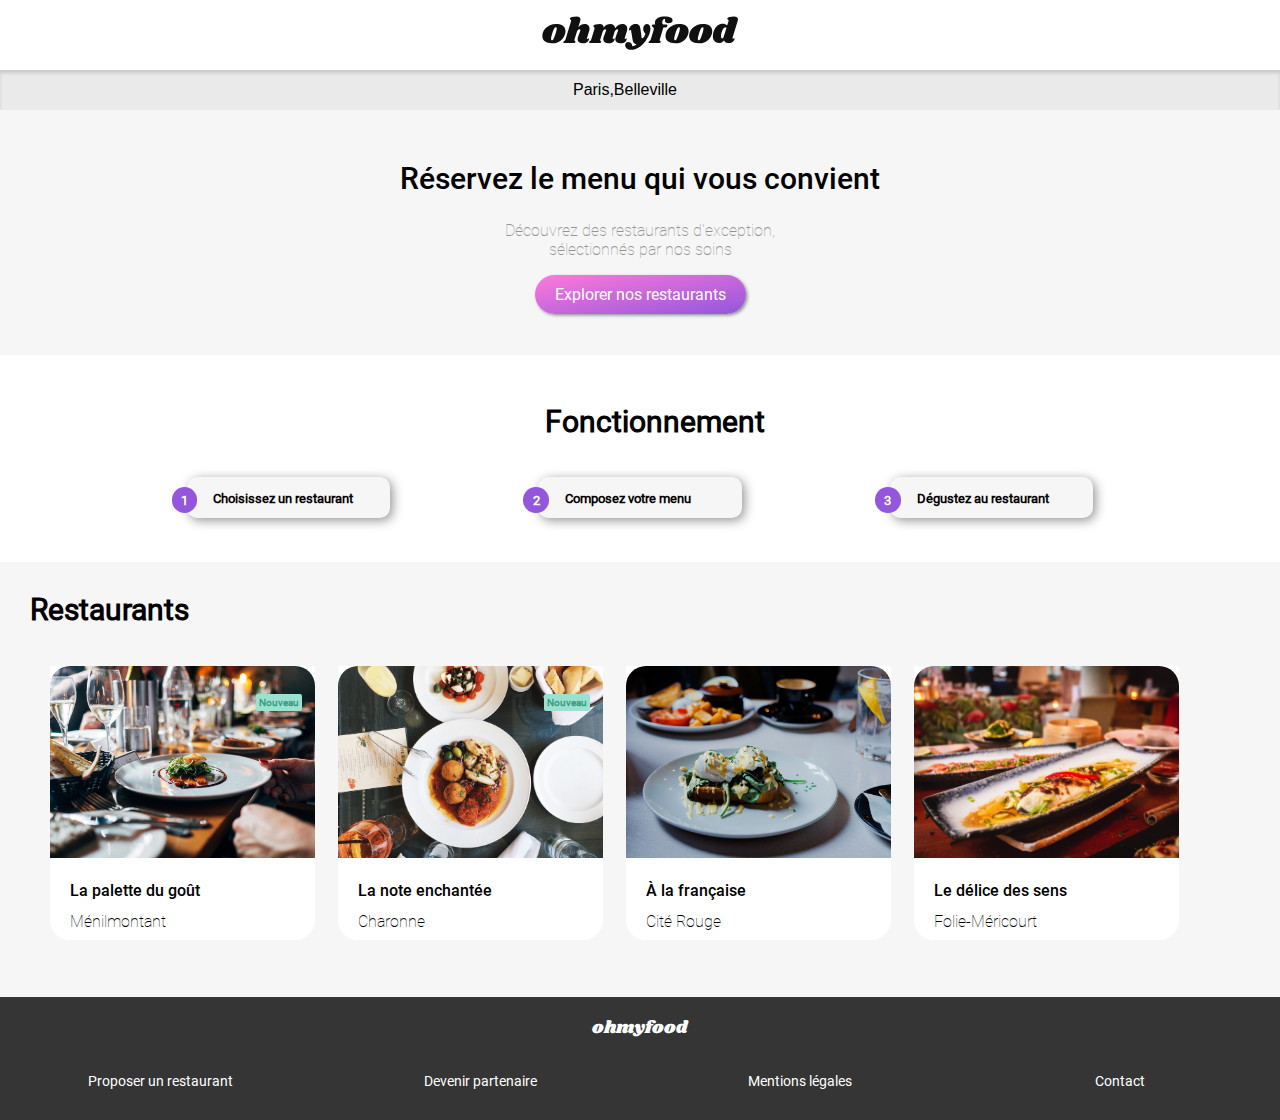
<file: index.html>
<!DOCTYPE html>
<html lang="fr">
    <head>
        <meta charset="UTF-8"/>
        <link rel="stylesheet" href="https://use.fontawesome.com/releases/v5.15.1/css/all.css" integrity="sha384-vp86vTRFVJgpjF9jiIGPEEqYqlDwgyBgEF109VFjmqGmIY/Y4HV4d3Gp2irVfcrp" crossorigin="anonymous">
        <link rel="stylesheet" href="stylesheet.css"/>
        <meta name="viewport" content="width=device-width, initial-scale=1 ">
        <title>Ohmyfood</title>
    </head>
    <body>
        <div id="page_loader"> <div class="loader_wrap"><span class="loader_circle"></span></div></div>
        <header>
            <div>
                <img src="images/logo/ohmyfood@2x.svg" alt="logo ohmyfood"/>
            </div>
        </header>



        <section >
            <div id="location">
                <form  method="get" action="index.html">
                                   <i class="fas fa-map-marker-alt" ></i><input type="search" name="rechercher" id="rechercher" value="Paris,Belleville"/>
                            </form>
                  </div>


            <div id="blurb">
                <h2 class="title">Réservez le menu qui vous convient</h2>
                <p>Découvrez des restaurants d'exception,<br/>sélectionnés par nos soins</p>
                <div><a href="#restaurant" class="button">Explorer nos restaurants</a></div>
            </div>

            <div id="operation">
                <h2 class="title">Fonctionnement</h2>
                <ol>
                    <li><i class="fas fa-mobile-alt"></i> Choisissez un restaurant</li>
                    <li><i class="fas fa-list-ul" aria-hidden="true"></i> Composez votre menu</li>
                    <li><i class="fas fa-store" aria-hidden="true"></i> Dégustez au restaurant</li>
                </ol>
            </div>
        </section>


        <main id="restaurant">
            <h2 class="title">Restaurants</h2>
            <div id="card_warp">

               
                    <div class="card">
                      <div class="card_img">
                          
                         <a href="palette_du_gout.html">   
                         <img src="images/restaurants/palettedugout.jpg" alt="restaurant la palette du gout"/>
                         <p class="new"><span>Nouveau</span> </p>
                         </a>
                         
                       </div>
                       <div class="card_text">
                         <div class="card_text_wrap"><a href="palette_du_gout.html"><span class="name_resto">La palette du goût</span></a><br/>
                         <span class="name_city">Ménilmontant</span>
                         </div>
                         <div class="card_heart"><i class="fas fa-heart"></i></div>
                        </div> 
                    </div>
                
                    <div class="card">
                      <div class="card_img">
                        <a href="note_enchantee.html">   
                         <img src="images/restaurants/noteenchante.jpg" alt="la note enchante"/>
                         <p class="new"><span>Nouveau</span> </p>
                         </a>
                      </div>
                      <div class="card_text">
                       <div class="card_text_wrap"><a href="note_enchantee.html"><span class="name_resto">La note enchantée</span></a><br/>
                      <span class="name_city">Charonne</span>
                      </div>
                      <div class="card_heart"><i class="fas fa-heart"></i></div>   
                      </div>
                   </div>

                <div class="card">
                    <div class="card_img">
                     <a href="a_la_francaise.html">   
                    <img src="images/restaurants/alafrancaise.jpg" alt="a la francaise"/>
                    </a>
                    </div>
                    <div class="card_text">
                    <div class="card_text_wrap"><a href="a_la_francaise.html"><span class="name_resto">À la française</span></a> <br/>
                    <span class="name_city">Cité Rouge</span></div>
                     
                    <div class="card_heart"><i class="fas fa-heart"></i></div>
                   </div>
                </div>


                <div class="card">
                    <div class="card_img">
                     <a href="delice_des_sens.html">   
                    <img src="images/restaurants/delicedessens.jpg" alt="le delice des sens"/>
                    </a>
                   </div>
                   <div class="card_text"> 
                       <div class="card_text_wrap"> 
                           <a href="delice_des_sens.html"><span class="name_resto">Le délice des sens</span></a><br/>
                           <span class="name_city">Folie-Méricourt</span>
                       </div>
                     
                     <div class="card_heart"><i class="fas fa-heart"></i></div>
                   </div>
                </div>   
                
            </div>

        </main>



        <footer>
            <p id="footer-title" >ohmyfood</p>
            <p><i class="fas fa-utensils" aria-hidden="true"></i> Proposer un restaurant</p>
            <p><i class="fas fa-handshake" aria-hidden="true"></i> Devenir partenaire</p>
            <p>Mentions légales</p>
            <p><a href="mailto:mailto:contact@ohmyfood.com">Contact</a></p>

        </footer>
        
    </body>
</html>
</file>
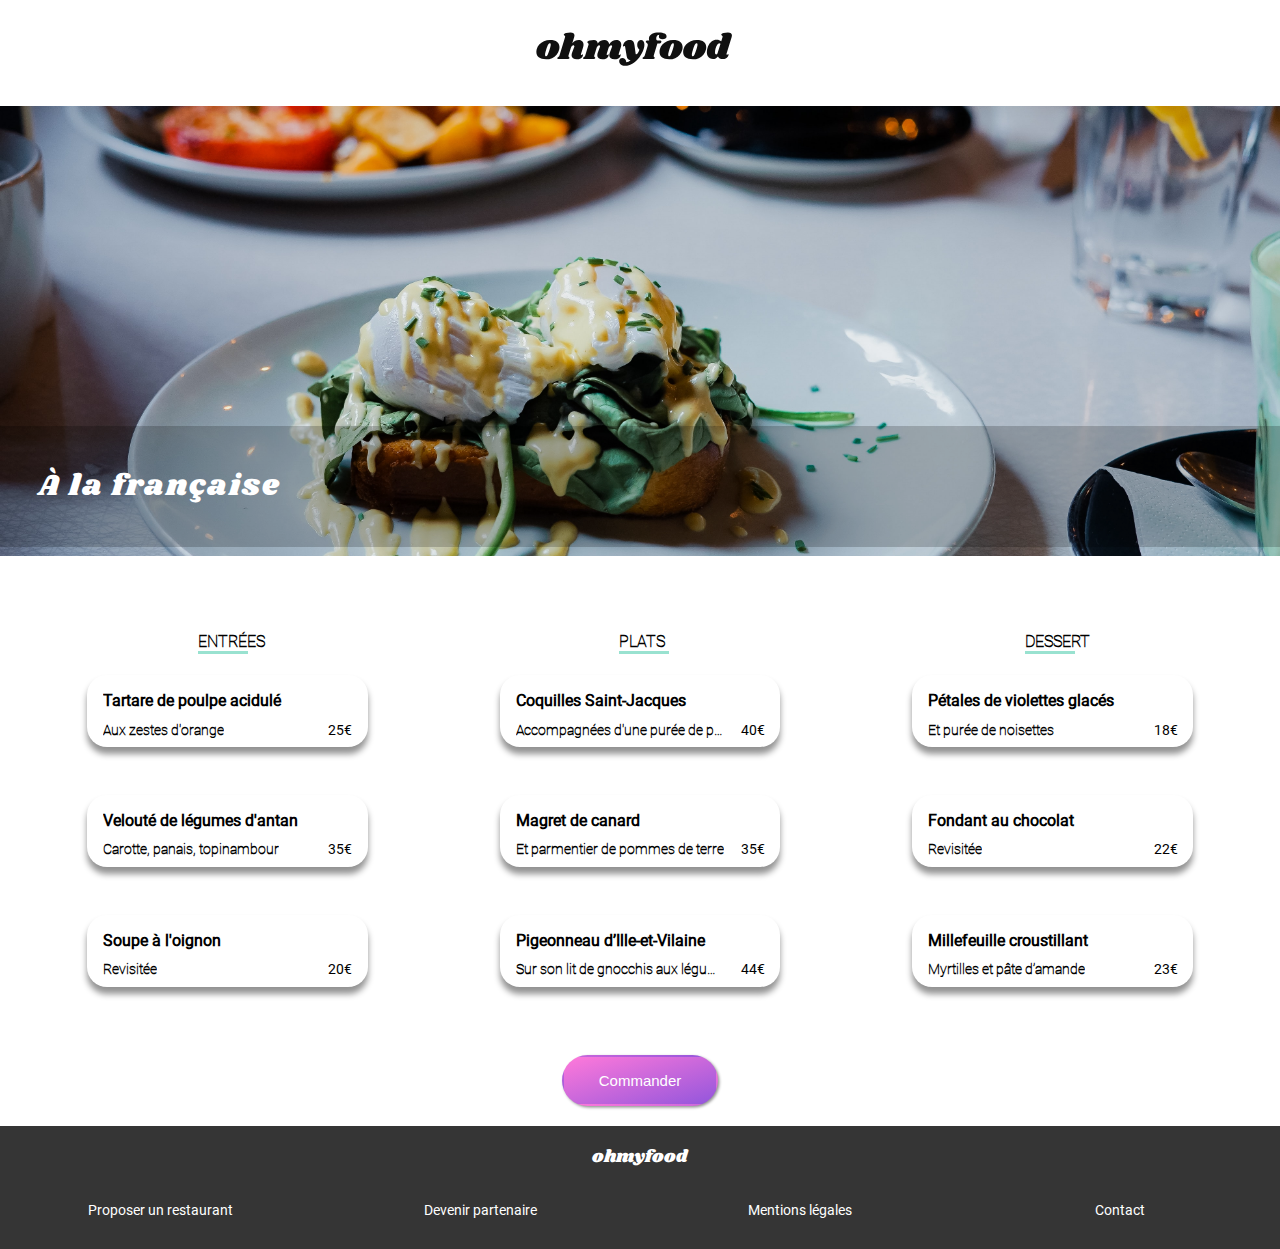
<file: a_la_francaise.html>
<!DOCTYPE html>
<html lang="fr">
    <head>
        <meta charset="UTF-8"/>
        <link rel="stylesheet" href="https://use.fontawesome.com/releases/v5.15.1/css/all.css" integrity="sha384-vp86vTRFVJgpjF9jiIGPEEqYqlDwgyBgEF109VFjmqGmIY/Y4HV4d3Gp2irVfcrp" crossorigin="anonymous">
        <link rel="stylesheet" href="stylesheet.css"/>
        <meta name="viewport" content="width=device-width, initial-scale=1 ">
        <title>Ohmyfood</title>
    </head>
    <body>

        <header id="head_restaurant">
               <div id="arrow">
                <a href="index.html"><i class="fas fa-arrow-left" aria-hidden="true"></i></a>
               </div>
                <div id="logo">
                <img src="images/logo/ohmyfood@2x.svg" alt="logo ohmyfood"/>
                </div> 
        </header>
           
        <figure>
            <img src="images/restaurants/alafrancaise.jpg" alt="restaurant">
        </figure>

        <main id="carte_restaurant">
           <h1>À la française <span><i class="fas fa-heart"></i></span></h1>
           

        <div class="meals_wrap">
               <h4>Entrées</h4>
               <div class="meals">
                   <div class="meals_descript">
                        <h5>Tartare de  poulpe acidulé</h5>
                        <div class="meals_under">
                           <h6>Aux zestes d'orange</h6>
                           <p>25€</p> 
                        </div>
                   </div>
                   <div class="meals_select"><i class="fas fa-check-circle"></i></div>
            </div>

            <div class="meals">
                <div class="meals_descript">
                    <h5>Velouté de légumes d'antan</h5>
                    <div class="meals_under">  
                        <h6>Carotte, panais, topinambour</h6>
                         <p>35€</p> 
                    </div>
                </div>
                <div class="meals_select"><i class="fas fa-check-circle"></i></div>
            </div>

            <div class="meals">
                <div class="meals_descript">
                    <h5>Soupe à l'oignon</h5>
                    <div class="meals_under">
                       <h6>Revisitée</h6>
                       <p>20€</p>  
                    </div>
                </div>
                <div class="meals_select"><i class="fas fa-check-circle"></i></div>
            </div>
               
        </div>

        

        <div class="meals_wrap">
            <h4>Plats</h4>
            <div class="meals"> 
                <div class="meals_descript">
                    <h5>Coquilles Saint-Jacques</h5>
                    <div class="meals_under">
                     <h6>Accompagnées d'une purée de panais</h6>
                     <p>40€</p> 
                    </div>
                </div>
                <div class="meals_select"><i class="fas fa-check-circle"></i></div>
            </div>

            <div class="meals"> 
                <div class="meals_descript">
                   <h5>Magret de canard</h5>
                   <div class="meals_under">
                        <h6>Et parmentier de pommes de terre</h6>
                        <p>35€</p>  
                   </div>
                </div>
                <div class="meals_select"><i class="fas fa-check-circle"></i></div>
            </div>

            <div class="meals"> 
                <div class="meals_descript">
                    <h5>Pigeonneau d’Ille-et-Vilaine</h5>
                    <div class="meals_under">
                        <h6>Sur son lit de gnocchis aux légumes</h6>
                        <p>44€</p>  
                    </div>
                </div>
                <div class="meals_select"><i class="fas fa-check-circle"></i></div>
            </div>
           
        </div>
           
        

        <div class="meals_wrap">
            <h4>Dessert</h4>
            <div class="meals"> 
                <div class="meals_descript">
                   <h5>Pétales de violettes glacés</h5>
                   <div class="meals_under">
                        <h6>Et purée de noisettes</h6>
                        <p>18€</p> 
                   </div>
                </div>
                <div class="meals_select"><i class="fas fa-check-circle"></i></div>
            </div>

            <div class="meals"> 
                <div class="meals_descript">
                   <h5>Fondant au chocolat</h5>
                   <div class="meals_under">
                        <h6>Revisitée</h6>
                        <p>22€</p> 
                   </div>
                </div>
                <div class="meals_select"><i class="fas fa-check-circle"></i></div>
            </div>

            <div class="meals"> 
                <div class="meals_descript">
                  <h5>Millefeuille croustillant</h5>
                  <div class="meals_under">
                   <h6>Myrtilles et pâte d’amande</h6>
                   <p>23€</p> 
                  </div>
                </div>
                <div class="meals_select"><i class="fas fa-check-circle"></i></div>
            </div>

        </div>

        <div id="bouton">
            <button class="button">Commander</button> 
       </div>


        </main>



       

        <footer>
            <p id="footer-title" >ohmyfood</p>
            <p><i class="fas fa-utensils" aria-hidden="true"></i> Proposer un restaurant</p>
            <p><i class="fas fa-handshake" aria-hidden="true"></i> Devenir partenaire</p>
            <p>Mentions légales</p>
            <p><a href="mailto:contact@ohmyfood.com">Contact</a></p>

        </footer>
    </body>
</html>
</file>
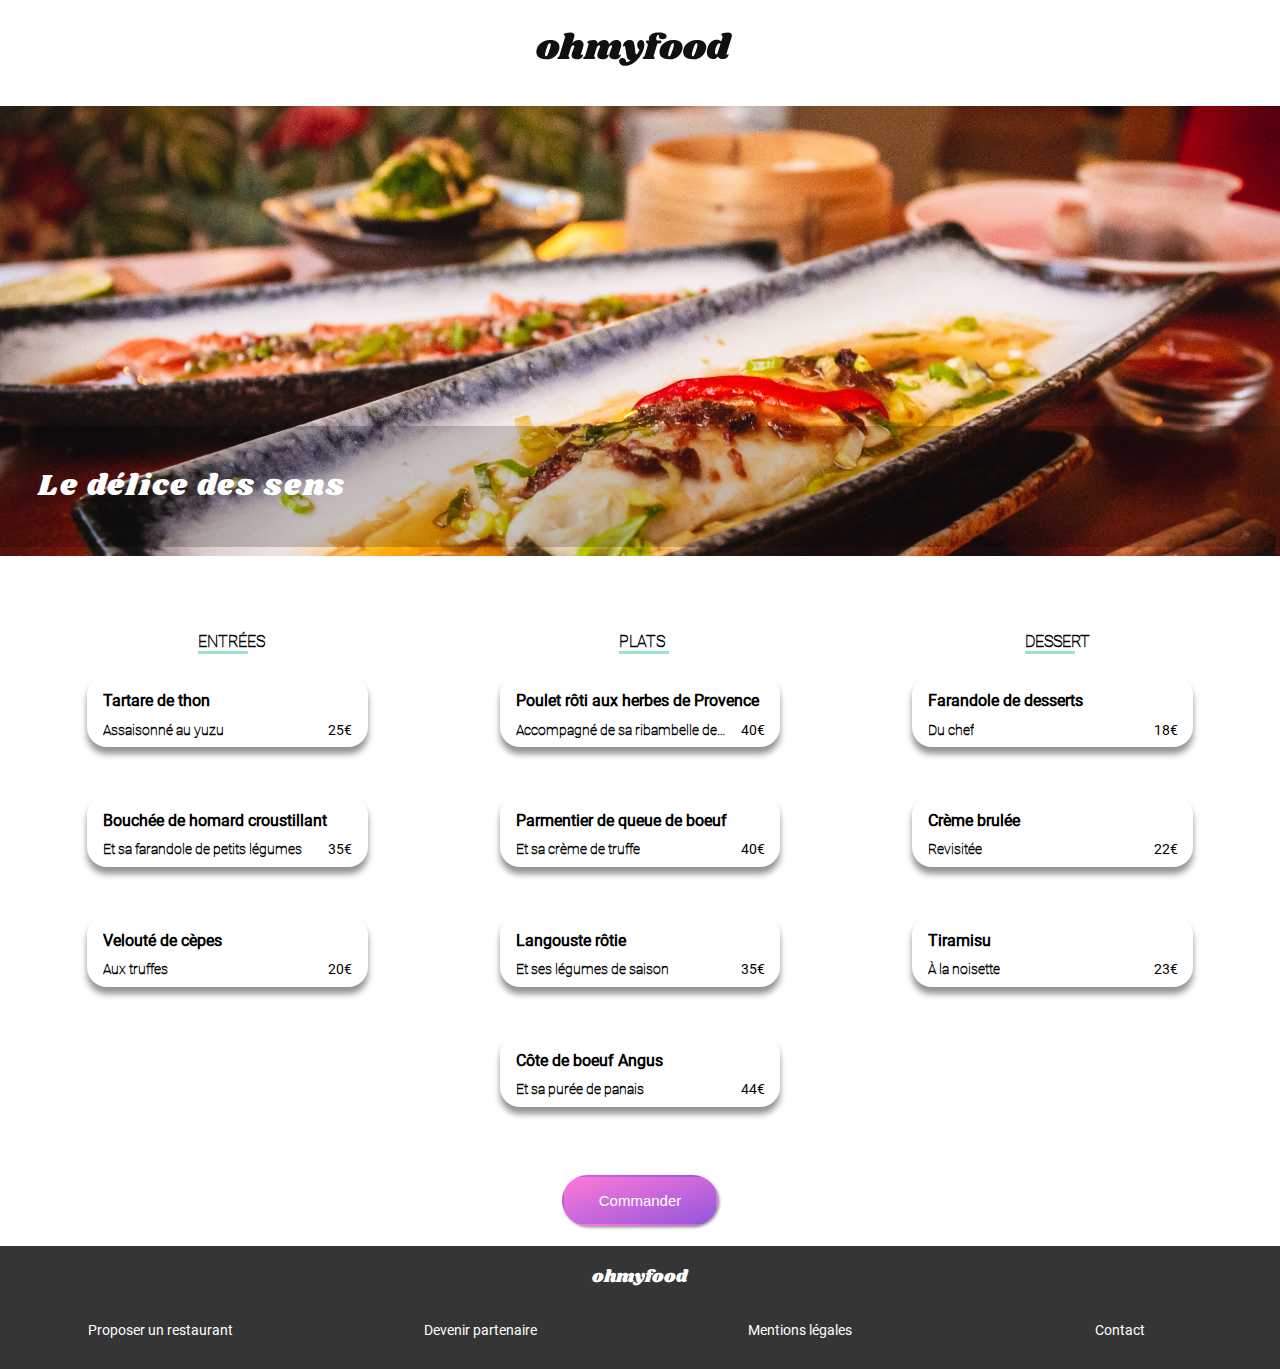
<file: delice_des_sens.html>
<!DOCTYPE html>
<html lang="fr">
    <head>
        <meta charset="UTF-8"/>
        <link rel="stylesheet" href="https://use.fontawesome.com/releases/v5.15.1/css/all.css" integrity="sha384-vp86vTRFVJgpjF9jiIGPEEqYqlDwgyBgEF109VFjmqGmIY/Y4HV4d3Gp2irVfcrp" crossorigin="anonymous">
        <link rel="stylesheet" href="stylesheet.css"/>
        <meta name="viewport" content="width=device-width, initial-scale=1 ">
        <title>Ohmyfood</title>
    </head>
    <body>

        <header id="head_restaurant">
            <div id="arrow">
             <a href="index.html"><i class="fas fa-arrow-left" aria-hidden="true"></i></a>
            </div>
             <div id="logo">
             <img src="images/logo/ohmyfood@2x.svg" alt="logo ohmyfood"/>
             </div> 
     </header>

        <figure>
            <img src= "images/restaurants/delicedessens.jpg" alt="restaurant"/>
        </figure>

        <main id="carte_restaurant">
           
           <h1>Le délice des sens <span><i class="fa fa-heart"></i></span></h1>
           

        <div class="meals_wrap">
              <h4>Entrées</h4> 
            <div class="meals">
            <div class="meals_descript">
               <h5>Tartare de thon</h5>
                <div class="meals_under">
                   <h6>Assaisonné au yuzu</h6>
                   <p>25€</p>  
                </div>
            </div>
            <div class="meals_select"><i class="fas fa-check-circle"></i></div>
            </div>

            <div class="meals">
                <div class="meals_descript">
                    <h5>Bouchée de homard croustillant</h5>
                    <div class="meals_under">
                      <h6>Et sa farandole de petits légumes</h6>
                      <p>35€</p>  
                    </div>
                </div>
                <div class="meals_select"><i class="fas fa-check-circle"></i></div>
            </div>

            <div class="meals">
                <div class="meals_descript">
                    <h5>Velouté de cèpes</h5>
                    <div class="meals_under"> 
                        <h6>Aux truffes</h6>
                        <p>20€</p> 
                    </div>
                </div>
                <div class="meals_select"><i class="fas fa-check-circle"></i></div>
            </div>
               
        
        </div>

        <div class="meals_wrap">
            <h4>Plats</h4>
            <div class="meals"> 

                <div class="meals_descript">
                   <h5>Poulet rôti aux herbes de Provence</h5>
                <div class="meals_under">
                    <h6>Accompagné de sa ribambelle de légumes</h6>
                   <p>40€</p>
                </div>
                </div>
                <div class="meals_select"><i class="fas fa-check-circle"></i></div>
            </div>

            <div class="meals"> 
                <div class="meals_descript">
                <h5>Parmentier de queue de boeuf</h5>
                <div class="meals_under">
                      <h6>Et sa crème de truffe</h6>
                <p>40€</p>
                </div>
                </div>
                <div class="meals_select"><i class="fas fa-check-circle"></i></div>
            </div>

            <div class="meals"> 
                <div class="meals_descript">
                    <h5>Langouste rôtie</h5>
                <div class="meals_under">
                    <h6>Et ses légumes de saison</h6>
                    <p>35€</p> 
                </div>
                </div>
                <div class="meals_select"><i class="fas fa-check-circle"></i></div>
            </div>

            <div class="meals"> 
                <div class="meals_descript">
                      <h5>Côte de boeuf Angus</h5>
                    <div class="meals_under">
                        <h6>Et sa purée de panais</h6>
                       <p>44€</p> 
                    </div>
                </div>
                <div class="meals_select"><i class="fas fa-check-circle"></i></div>
            </div>

        </div>
           

        <div class="meals_wrap">
            <h4>Dessert</h4>

            <div class="meals">
                <div class="meals_descript">
                   <h5>Farandole de desserts</h5>
                   <div class="meals_under">
                    <h6>Du chef</h6>
                    <p>18€</p> 
                   </div>
                </div>
                <div class="meals_select"><i class="fas fa-check-circle"></i></div>
            </div>

            <div class="meals"> 
                <div class="meals_descript">
                    <h5>Crème brulée</h5>
                    <div class="meals_under">
                      <h6>Revisitée</h6>
                      <p>22€</p>  
                    </div>
                </div>
                <div class="meals_select"><i class="fas fa-check-circle"></i></div>
            </div>

            <div class="meals"> 
                <div class="meals_descript">
                    <h5>Tiramisu</h5>
                    <div class="meals_under">
                      <h6>À la noisette</h6>
                      <p>23€</p> 
                    </div>
                </div>
                <div class="meals_select"><i class="fas fa-check-circle"></i></div>
            </div>

        </div>

        <div id="bouton">
            <button class="button">Commander</button> 
       </div>


        </main>



       

        <footer>
            <p id="footer-title" >ohmyfood</p>
            <p><i class="fas fa-utensils" aria-hidden="true"></i> Proposer un restaurant</p>
            <p><i class="fas fa-handshake" aria-hidden="true"></i> Devenir partenaire</p>
            <p>Mentions légales</p>
            <p><a href="mailto:contact@ohmyfood.com">Contact</a></p>

        </footer>
        
    </body>
</html>
</file>
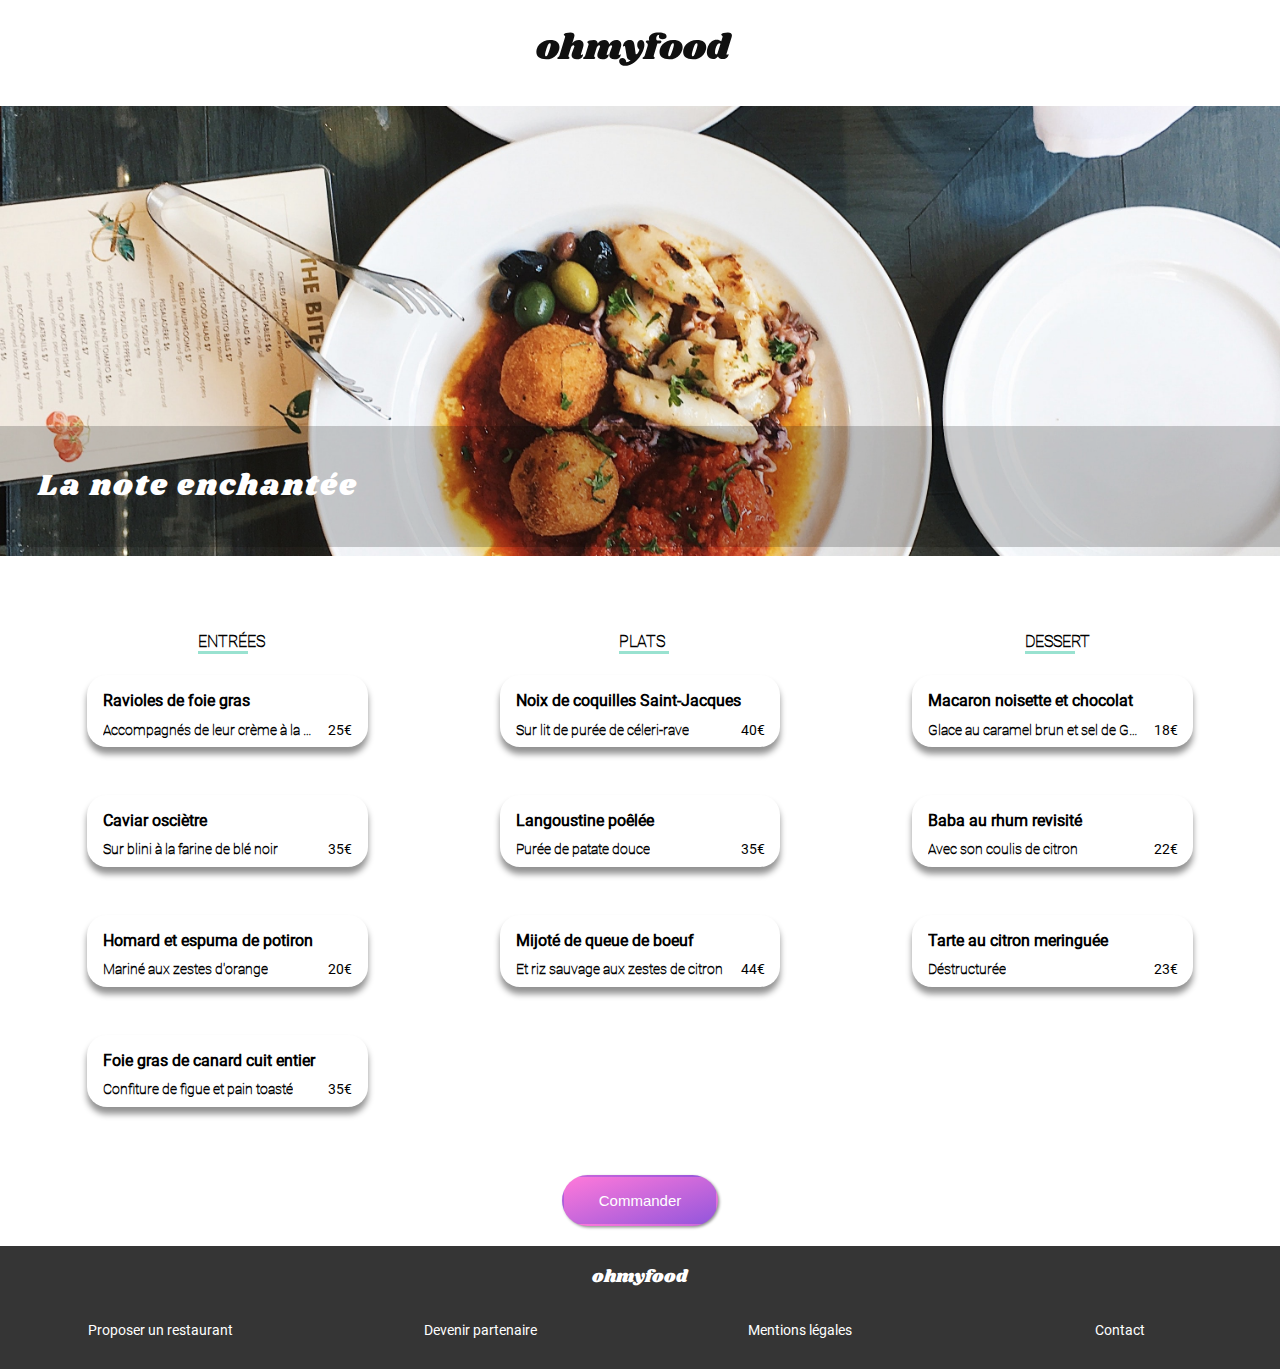
<file: note_enchantee.html>
<!DOCTYPE html>
<html lang="fr">
    <head>
        <meta charset="UTF-8"/>
        <link rel="stylesheet" href="https://use.fontawesome.com/releases/v5.15.1/css/all.css" integrity="sha384-vp86vTRFVJgpjF9jiIGPEEqYqlDwgyBgEF109VFjmqGmIY/Y4HV4d3Gp2irVfcrp" crossorigin="anonymous">
        <link rel="stylesheet" href="stylesheet.css"/>
        <meta name="viewport" content="width=device-width, initial-scale=1 ">
        <title>Ohmyfood</title>
    </head>
    <body>

        <header id="head_restaurant">
            <div id="arrow">
             <a href="index.html"><i class="fas fa-arrow-left" aria-hidden="true"></i></a>
            </div>
             <div id="logo">
             <img src="images/logo/ohmyfood@2x.svg" alt="logo ohmyfood"/>
             </div> 
     </header>
        
     <figure>
         <img src="images/restaurants/noteenchante.jpg" alt="restaurant">
     </figure>

        <main id="carte_restaurant">
           
           <h1>La note enchantée <span><i class="fas fa-heart"></i></span></h1>
         

           <div class="meals_wrap">
               <h4>Entrées</h4>
               <div class="meals">
                   <div class="meals_descript">
                        <h5>Ravioles de foie gras </h5>
                        <div class="meals_under">
                           <h6>Accompagnés de leur crème à la truffe</h6>
                           <p>25€</p> 
                        </div>
                   </div>
                   <div class="meals_select"><i class="fas fa-check-circle"></i></div>
                 </div>

            <div class="meals">
                <div class="meals_descript">
                      <h5>Caviar osciètre </h5>
                   <div class="meals_under">
                      <h6>Sur blini à la farine de blé noir</h6>
                     <p>35€</p>  
                   </div>
                </div>
                <div class="meals_select"><i class="fas fa-check-circle"></i></div>
            </div>
            
            <div class="meals">
                <div class="meals_descript">
                 <h5>Homard et espuma de potiron</h5>
                 <div class="meals_under">
                    <h6>Mariné aux zestes d'orange</h6>
                     <p>20€</p> 
                 </div>
                </div>
                <div class="meals_select"><i class="fas fa-check-circle"></i></div>
            </div>

            <div class="meals">
                <div class="meals_descript">
                     <h5>Foie gras de canard cuit entier</h5>
                     <div class="meals_under">
                          <h6>Confiture de figue et pain toasté</h6>
                          <p>35€</p>
                     </div>
                </div>
                <div class="meals_select"><i class="fas fa-check-circle"></i></div>
            </div>
               
        </div>

        

        <div class="meals_wrap">
           <h4>Plats</h4>

            <div class="meals"> 
                <div class="meals_descript">
                     <h5>Noix de coquilles Saint-Jacques</h5>
                     <div class="meals_under">
                      <h6>Sur lit de purée de céleri-rave</h6>
                      <p>40€</p> 
                     </div>
                </div>
                <div class="meals_select"><i class="fas fa-check-circle"></i></div>
            </div>

            <div class="meals"> 
                <div class="meals_descript">
                  <h5>Langoustine poêlée</h5>
                  <div class="meals_under">
                    <h6>Purée de patate douce</h6>
                    <p>35€</p>   
                  </div>
                </div>
                <div class="meals_select"><i class="fas fa-check-circle"></i></div>
            </div>

            <div class="meals"> 
                <div class="meals_descript">
                 <h5>Mijoté de queue de boeuf </h5>
                 <div class="meals_under">
                     <h6>Et riz sauvage aux zestes de citron</h6>
                     <p>44€</p> 
                 </div>
                </div>
                <div class="meals_select"><i class="fas fa-check-circle"></i></div>
            </div>
        </div>
        
           

        <div class="meals_wrap">
            <h4>Dessert</h4>
            <div class="meals"> 
                <div class="meals_descript">
                    <h5>Macaron noisette et chocolat</h5>
                    <div class="meals_under">
                        <h6>Glace au caramel brun et sel de Guérande</h6>
                        <p>18€</p>  
                    </div>
                </div>
                <div class="meals_select"><i class="fas fa-check-circle"></i></div>
            </div>

            <div class="meals"> 
                <div class="meals_descript">
                      <h5>Baba au rhum revisité</h5>
                    <div class="meals_under">
                        <h6>Avec son coulis de citron</h6>
                       <p>22€</p>
                    </div>
                </div>
                <div class="meals_select"><i class="fas fa-check-circle"></i></div>
            </div>

            <div class="meals">
                <div class="meals_descript">
                     <h5>Tarte au citron meringuée</h5>
                    <div class="meals_under">
                      <h6>Déstructurée</h6>
                      <p>23€</p> 
                    </div>
                </div> 
                <div class="meals_select"><i class="fas fa-check-circle"></i></div>
            </div>

        </div>

        <div id="bouton">
            <button class="button">Commander</button> 
       </div>


        </main>



       

        <footer>
            <p id="footer-title" >ohmyfood</p>
            <p><i class="fas fa-utensils" aria-hidden="true"></i> Proposer un restaurant</p>
            <p><i class="fas fa-handshake" aria-hidden="true"></i> Devenir partenaire</p>
            <p>Mentions légales</p>
            <p><a href="mailto:contact@ohmyfood.com">Contact</a></p>

        </footer>
        
    </body>
</html>
</file>
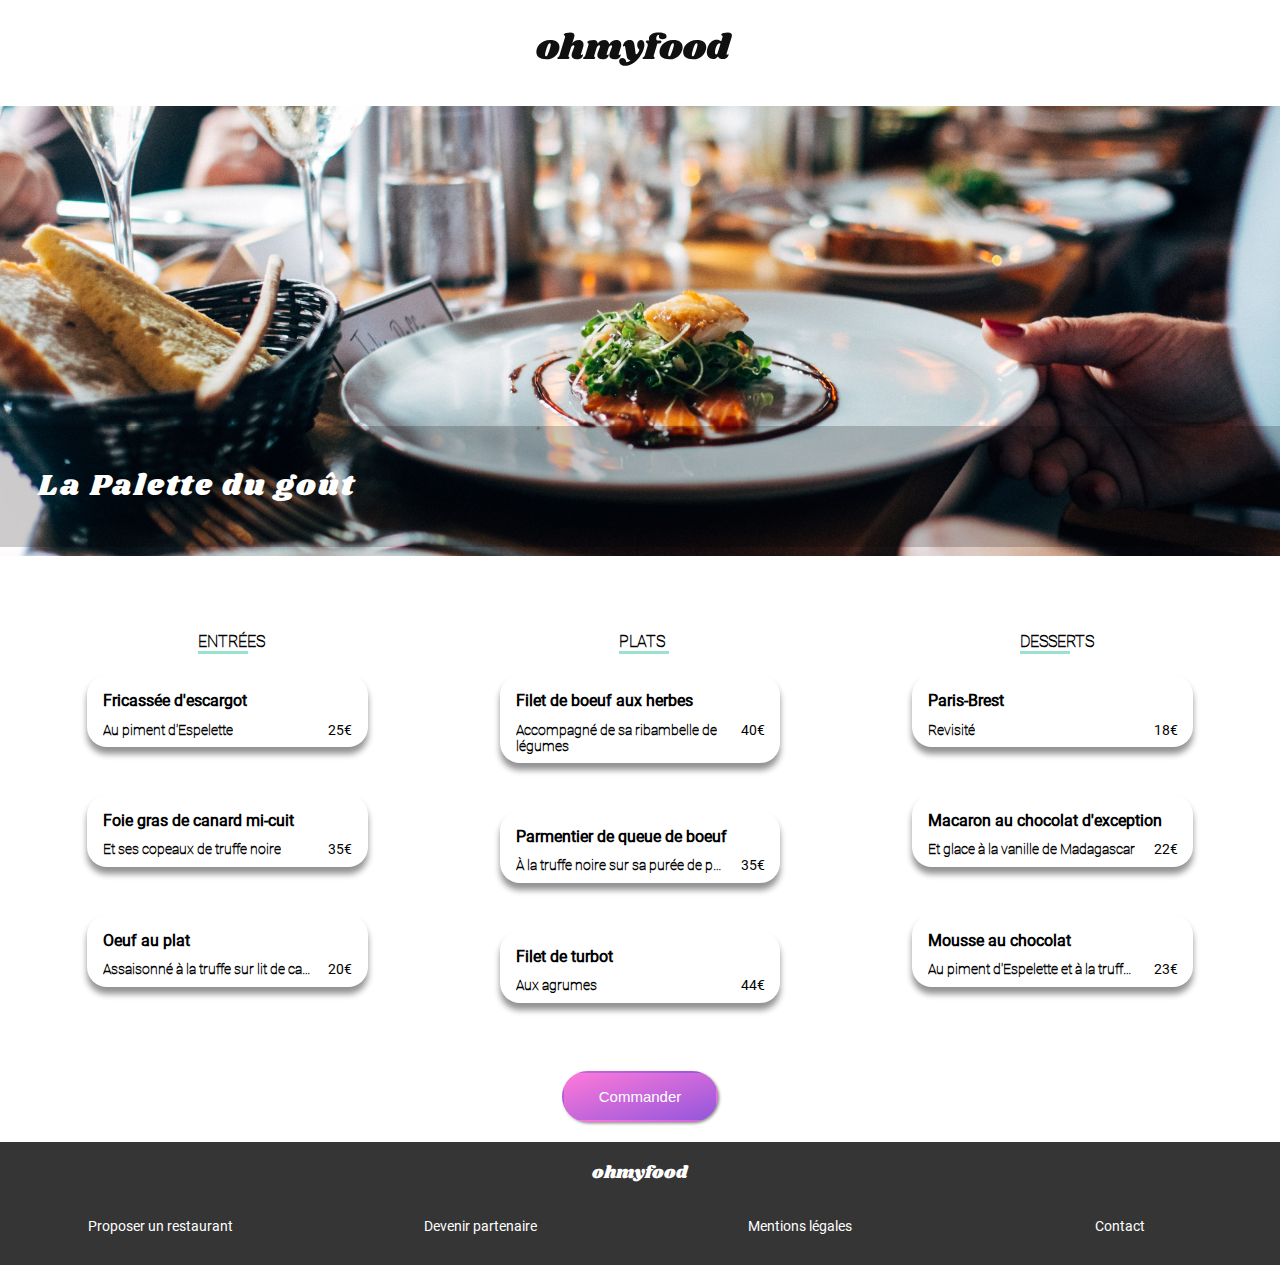
<file: palette_du_gout.html>
<!DOCTYPE html>
<html lang="fr">
    <head>
        <meta charset="UTF-8"/>
        <link rel="stylesheet" href="https://use.fontawesome.com/releases/v5.15.1/css/all.css" integrity="sha384-vp86vTRFVJgpjF9jiIGPEEqYqlDwgyBgEF109VFjmqGmIY/Y4HV4d3Gp2irVfcrp" crossorigin="anonymous">
        <link rel="stylesheet" href="stylesheet.css"/>
        <meta name="viewport" content="width=device-width, initial-scale=1 ">
        <title>Ohmyfood</title>
    </head>
    <body>

        <header id="head_restaurant">
               <div id="arrow">
                <a href="index.html"><i class="fas fa-arrow-left" aria-hidden="true"></i></a>
               </div>
                <div id="logo">
                <img src="images/logo/ohmyfood@2x.svg" alt="logo ohmyfood"/>
                </div> 
        </header>
           
        <figure>
            <img src="images/restaurants/palettedugout.jpg" alt="restaurant">
        </figure>

        <main id="carte_restaurant">
          
           <h1>La Palette du goût <span><i class="fas fa-heart"></i></span></h1>
           

        <div class="meals_wrap">
               <h4>Entrées</h4>

               <div class="meals">
                <div class="meals_descript">
                   <h5>Fricassée d'escargot</h5>
                   <div class="meals_under"> 
                    <h6>Au piment d'Espelette </h6>
                    <p>25€</p>
                    </div>
                </div> 
                <div class="meals_select"><i class="fas fa-check-circle"></i></div>
               </div>
              
            
            <div class="meals">
            <div class="meals_descript">
                <h5>Foie gras de canard mi-cuit</h5>
                <div class="meals_under">
                  <h6>Et ses copeaux de truffe noire</h6>
                  <p>35€</p>   
                </div>
            </div>
            <div class="meals_select"><i class="fas fa-check-circle"></i></div>
            </div>

            <div class="meals">
            <div class="meals_descript">  
                <h5>Oeuf au plat</h5>
                <div class="meals_under">
                <h6>Assaisonné à la truffe sur lit de caviar</h6>
               <p>20€</p>
                </div> 
            </div>
            <div class="meals_select"><i class="fas fa-check-circle"></i></div>
            </div>   
        
        </div>
         

        <div class="meals_wrap">
            <h4>Plats</h4>  

            <div class="meals"> 
                <div class="meals_descript">
                    <h5>Filet de boeuf aux herbes</h5>
                <div class="meals_under"> 
                    <h6>Accompagné de sa ribambelle de <br/> légumes</h6>
                    <p>40€</p> 
                 </div>
                </div>
                <div class="meals_select"><i class="fas fa-check-circle"></i></div>
            </div>

            <div class="meals"> 
                <div class="meals_descript">  
                  <h5>Parmentier de queue de boeuf</h5>
                  <div class="meals_under">
                    <h6>À la truffe noire sur sa purée de panais</h6>
                    <p>35€</p>
                  </div>
                </div>
                <div class="meals_select"><i class="fas fa-check-circle"></i></div>  
            </div>

            <div class="meals"> 
            <div class="meals_descript">
                 <h5>Filet de turbot</h5>
                <div class="meals_under">
                 <h6>Aux agrumes</h6>
                <p>44€</p> 
                </div>
            </div>
            <div class="meals_select"><i class="fas fa-check-circle"></i></div>
            </div>

        </div>
           
        

        <div class="meals_wrap">
            <h4>Desserts</h4>

            <div class="meals"> 
                <div class="meals_descript">
                     <h5>Paris-Brest</h5>
                <div class="meals_under">
                    <h6>Revisité</h6>
                    <p>18€</p> 
               </div>
                </div>
                <div class="meals_select"><i class="fas fa-check-circle"></i></div>
            </div>

            <div class="meals"> 
                <div class="meals_descript">
                       <h5>Macaron au chocolat d'exception </h5>
                <div class="meals_under">
                <h6>Et glace à la vanille de Madagascar</h6>
                <p>22€</p> 
                </div>
                </div>
                <div class="meals_select"><i class="fas fa-check-circle"></i></div>
            </div>

            <div class="meals"> 
                <div class="meals_descript">
                     <h5>Mousse au chocolat </h5>
                <div class="meals_under">
                   <h6>Au piment d'Espelette et à la truffe noire</h6>
                   <p>23€</p>  
                </div>
                </div>
                <div class="meals_select"><i class="fas fa-check-circle"></i></div>
                
            </div>

        </div>
        <div id="bouton">
             <button class="button">Commander</button> 
        </div>
      
       


        </main>



       

        <footer>
            <p id="footer-title" >ohmyfood</p>
            <p><i class="fas fa-utensils" aria-hidden="true"></i> Proposer un restaurant</p>
            <p><i class="fas fa-handshake" aria-hidden="true"></i> Devenir partenaire</p>
            <p>Mentions légales</p>
            <p><a href="mailto:contact@ohmyfood.com">Contact</a></p>

        </footer>
        
    </body>
</html>
</file>
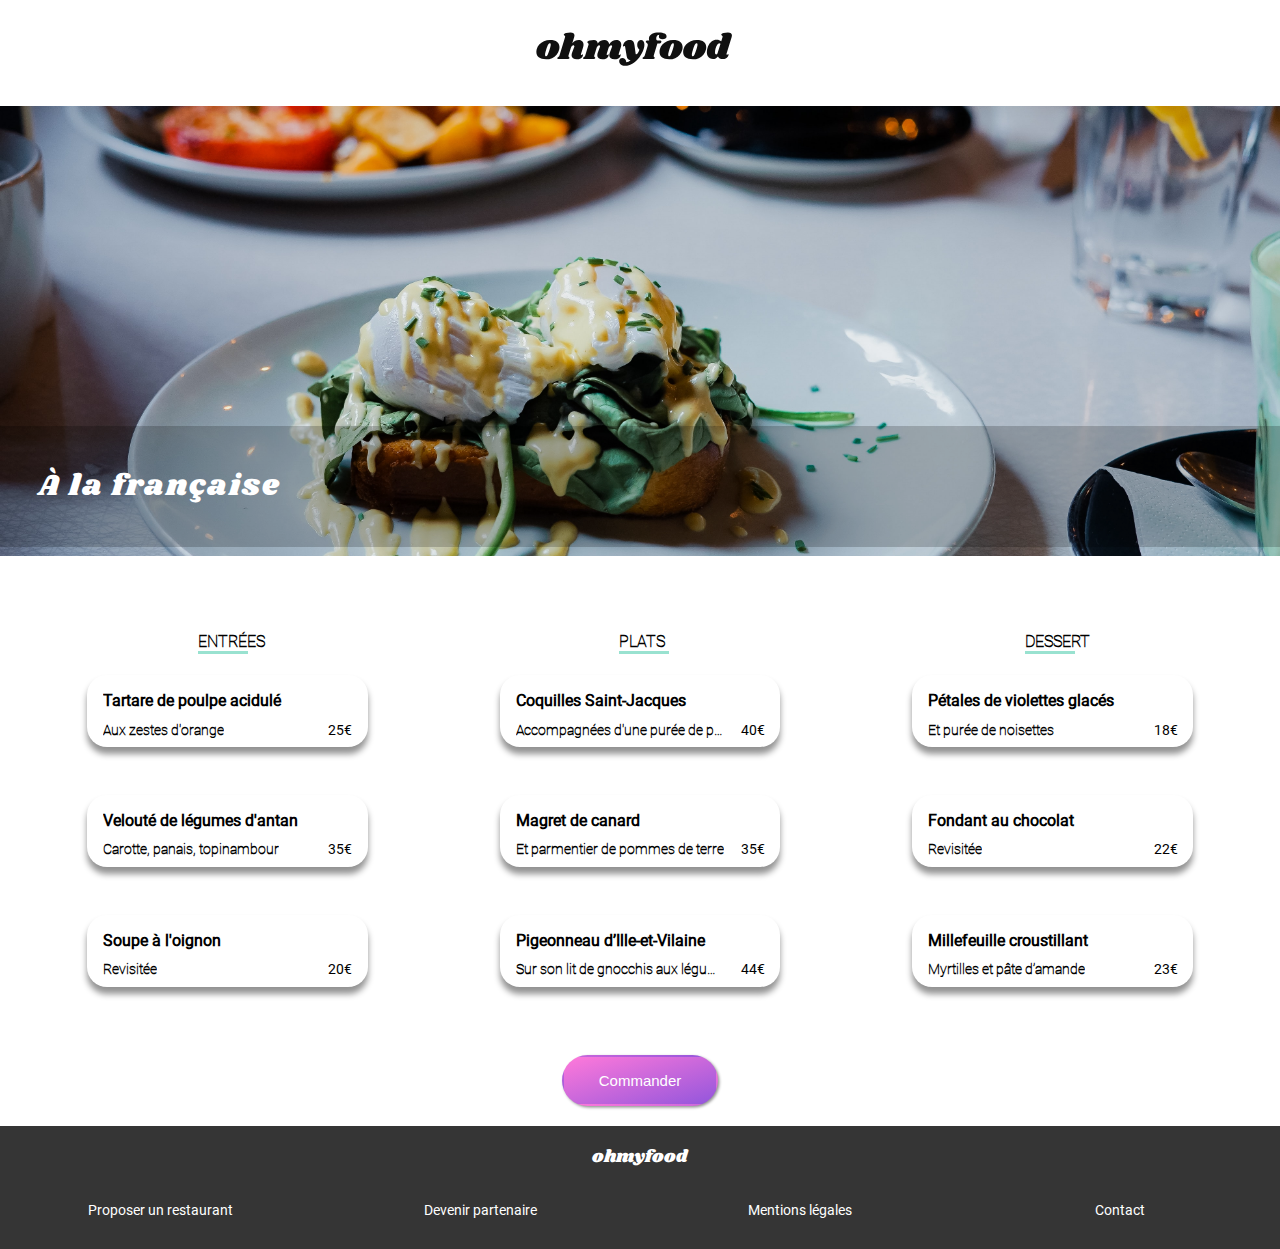
<file: html/a_la_francaise.html>
<!DOCTYPE html>
<html lang="fr">
    <head>
        <meta charset="UTF-8"/>
        <link rel="stylesheet" href="https://use.fontawesome.com/releases/v5.15.1/css/all.css" integrity="sha384-vp86vTRFVJgpjF9jiIGPEEqYqlDwgyBgEF109VFjmqGmIY/Y4HV4d3Gp2irVfcrp" crossorigin="anonymous">
        <link rel="stylesheet" href="../styles/css/stylesheet.css"/>
        <meta name="viewport" content="width=device-width, initial-scale=1 ">
        <title>Ohmyfood</title>
    </head>
    <body>

        <header id="head_restaurant">
               <div id="arrow">
                <a href="index.html"><i class="fas fa-arrow-left" aria-hidden="true"></i></a>
               </div>
                <div id="logo">
                <img src="../images/logo/ohmyfood@2x.svg" alt="logo ohmyfood"/>
                </div> 
        </header>
           
        <figure>
            <img src="../images/restaurants/alafrancaise.jpg" alt="restaurant">
        </figure>

        <main id="carte_restaurant">
           <h1>À la française <span><i class="fas fa-heart"></i></span></h1>
           

        <div class="meals_wrap">
               <h4>Entrées</h4>
               <div class="meals">
                   <div class="meals_descript">
                        <h5>Tartare de  poulpe acidulé</h5>
                        <div class="meals_under">
                           <h6>Aux zestes d'orange</h6>
                           <p>25€</p> 
                        </div>
                   </div>
                   <div class="meals_select"><i class="fas fa-check-circle"></i></div>
            </div>

            <div class="meals">
                <div class="meals_descript">
                    <h5>Velouté de légumes d'antan</h5>
                    <div class="meals_under">  
                        <h6>Carotte, panais, topinambour</h6>
                         <p>35€</p> 
                    </div>
                </div>
                <div class="meals_select"><i class="fas fa-check-circle"></i></div>
            </div>

            <div class="meals">
                <div class="meals_descript">
                    <h5>Soupe à l'oignon</h5>
                    <div class="meals_under">
                       <h6>Revisitée</h6>
                       <p>20€</p>  
                    </div>
                </div>
                <div class="meals_select"><i class="fas fa-check-circle"></i></div>
            </div>
               
        </div>

        

        <div class="meals_wrap">
            <h4>Plats</h4>
            <div class="meals"> 
                <div class="meals_descript">
                    <h5>Coquilles Saint-Jacques</h5>
                    <div class="meals_under">
                     <h6>Accompagnées d'une purée de panais</h6>
                     <p>40€</p> 
                    </div>
                </div>
                <div class="meals_select"><i class="fas fa-check-circle"></i></div>
            </div>

            <div class="meals"> 
                <div class="meals_descript">
                   <h5>Magret de canard</h5>
                   <div class="meals_under">
                        <h6>Et parmentier de pommes de terre</h6>
                        <p>35€</p>  
                   </div>
                </div>
                <div class="meals_select"><i class="fas fa-check-circle"></i></div>
            </div>

            <div class="meals"> 
                <div class="meals_descript">
                    <h5>Pigeonneau d’Ille-et-Vilaine</h5>
                    <div class="meals_under">
                        <h6>Sur son lit de gnocchis aux légumes</h6>
                        <p>44€</p>  
                    </div>
                </div>
                <div class="meals_select"><i class="fas fa-check-circle"></i></div>
            </div>
           
        </div>
           
        

        <div class="meals_wrap">
            <h4>Dessert</h4>
            <div class="meals"> 
                <div class="meals_descript">
                   <h5>Pétales de violettes glacés</h5>
                   <div class="meals_under">
                        <h6>Et purée de noisettes</h6>
                        <p>18€</p> 
                   </div>
                </div>
                <div class="meals_select"><i class="fas fa-check-circle"></i></div>
            </div>

            <div class="meals"> 
                <div class="meals_descript">
                   <h5>Fondant au chocolat</h5>
                   <div class="meals_under">
                        <h6>Revisitée</h6>
                        <p>22€</p> 
                   </div>
                </div>
                <div class="meals_select"><i class="fas fa-check-circle"></i></div>
            </div>

            <div class="meals"> 
                <div class="meals_descript">
                  <h5>Millefeuille croustillant</h5>
                  <div class="meals_under">
                   <h6>Myrtilles et pâte d’amande</h6>
                   <p>23€</p> 
                  </div>
                </div>
                <div class="meals_select"><i class="fas fa-check-circle"></i></div>
            </div>

        </div>

        <div id="bouton">
            <button class="button">Commander</button> 
       </div>


        </main>



       

        <footer>
            <p id="footer-title" >ohmyfood</p>
            <p><i class="fas fa-utensils" aria-hidden="true"></i> Proposer un restaurant</p>
            <p><i class="fas fa-handshake" aria-hidden="true"></i> Devenir partenaire</p>
            <p>Mentions légales</p>
            <p><a href="mailto:contact@ohmyfood.com">Contact</a></p>

        </footer>
    </body>
</html>
</file>
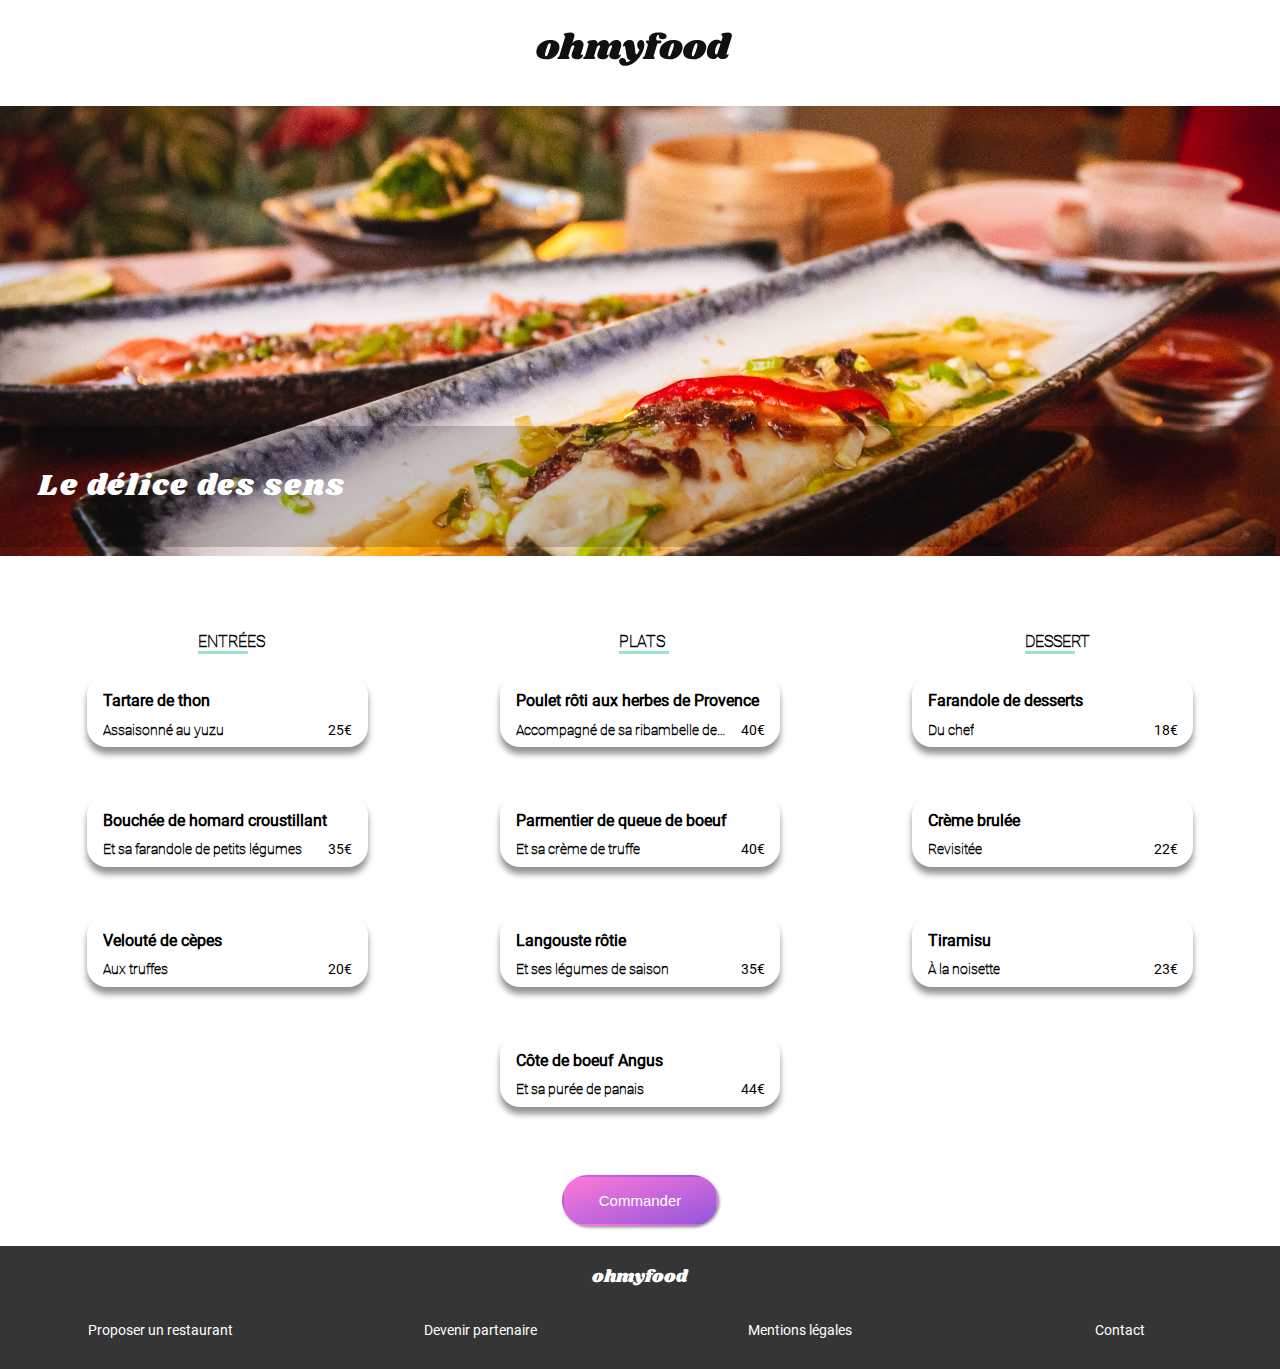
<file: html/delice_des_sens.html>
<!DOCTYPE html>
<html lang="fr">
    <head>
        <meta charset="UTF-8"/>
        <link rel="stylesheet" href="https://use.fontawesome.com/releases/v5.15.1/css/all.css" integrity="sha384-vp86vTRFVJgpjF9jiIGPEEqYqlDwgyBgEF109VFjmqGmIY/Y4HV4d3Gp2irVfcrp" crossorigin="anonymous">
        <link rel="stylesheet" href="../styles/css/stylesheet.css"/>
        <meta name="viewport" content="width=device-width, initial-scale=1 ">
        <title>Ohmyfood</title>
    </head>
    <body>

        <header id="head_restaurant">
            <div id="arrow">
             <a href="index.html"><i class="fas fa-arrow-left" aria-hidden="true"></i></a>
            </div>
             <div id="logo">
             <img src="../images/logo/ohmyfood@2x.svg" alt="logo ohmyfood"/>
             </div> 
     </header>

        <figure>
            <img src= "../images/restaurants/delicedessens.jpg" alt="restaurant"/>
        </figure>

        <main id="carte_restaurant">
           
           <h1>Le délice des sens <span><i class="fa fa-heart"></i></span></h1>
           

        <div class="meals_wrap">
              <h4>Entrées</h4> 
            <div class="meals">
            <div class="meals_descript">
               <h5>Tartare de thon</h5>
                <div class="meals_under">
                   <h6>Assaisonné au yuzu</h6>
                   <p>25€</p>  
                </div>
            </div>
            <div class="meals_select"><i class="fas fa-check-circle"></i></div>
            </div>

            <div class="meals">
                <div class="meals_descript">
                    <h5>Bouchée de homard croustillant</h5>
                    <div class="meals_under">
                      <h6>Et sa farandole de petits légumes</h6>
                      <p>35€</p>  
                    </div>
                </div>
                <div class="meals_select"><i class="fas fa-check-circle"></i></div>
            </div>

            <div class="meals">
                <div class="meals_descript">
                    <h5>Velouté de cèpes</h5>
                    <div class="meals_under"> 
                        <h6>Aux truffes</h6>
                        <p>20€</p> 
                    </div>
                </div>
                <div class="meals_select"><i class="fas fa-check-circle"></i></div>
            </div>
               
        
        </div>

        <div class="meals_wrap">
            <h4>Plats</h4>
            <div class="meals"> 

                <div class="meals_descript">
                   <h5>Poulet rôti aux herbes de Provence</h5>
                <div class="meals_under">
                    <h6>Accompagné de sa ribambelle de légumes</h6>
                   <p>40€</p>
                </div>
                </div>
                <div class="meals_select"><i class="fas fa-check-circle"></i></div>
            </div>

            <div class="meals"> 
                <div class="meals_descript">
                <h5>Parmentier de queue de boeuf</h5>
                <div class="meals_under">
                      <h6>Et sa crème de truffe</h6>
                <p>40€</p>
                </div>
                </div>
                <div class="meals_select"><i class="fas fa-check-circle"></i></div>
            </div>

            <div class="meals"> 
                <div class="meals_descript">
                    <h5>Langouste rôtie</h5>
                <div class="meals_under">
                    <h6>Et ses légumes de saison</h6>
                    <p>35€</p> 
                </div>
                </div>
                <div class="meals_select"><i class="fas fa-check-circle"></i></div>
            </div>

            <div class="meals"> 
                <div class="meals_descript">
                      <h5>Côte de boeuf Angus</h5>
                    <div class="meals_under">
                        <h6>Et sa purée de panais</h6>
                       <p>44€</p> 
                    </div>
                </div>
                <div class="meals_select"><i class="fas fa-check-circle"></i></div>
            </div>

        </div>
           

        <div class="meals_wrap">
            <h4>Dessert</h4>

            <div class="meals">
                <div class="meals_descript">
                   <h5>Farandole de desserts</h5>
                   <div class="meals_under">
                    <h6>Du chef</h6>
                    <p>18€</p> 
                   </div>
                </div>
                <div class="meals_select"><i class="fas fa-check-circle"></i></div>
            </div>

            <div class="meals"> 
                <div class="meals_descript">
                    <h5>Crème brulée</h5>
                    <div class="meals_under">
                      <h6>Revisitée</h6>
                      <p>22€</p>  
                    </div>
                </div>
                <div class="meals_select"><i class="fas fa-check-circle"></i></div>
            </div>

            <div class="meals"> 
                <div class="meals_descript">
                    <h5>Tiramisu</h5>
                    <div class="meals_under">
                      <h6>À la noisette</h6>
                      <p>23€</p> 
                    </div>
                </div>
                <div class="meals_select"><i class="fas fa-check-circle"></i></div>
            </div>

        </div>

        <div id="bouton">
            <button class="button">Commander</button> 
       </div>


        </main>



       

        <footer>
            <p id="footer-title" >ohmyfood</p>
            <p><i class="fas fa-utensils" aria-hidden="true"></i> Proposer un restaurant</p>
            <p><i class="fas fa-handshake" aria-hidden="true"></i> Devenir partenaire</p>
            <p>Mentions légales</p>
            <p><a href="mailto:contact@ohmyfood.com">Contact</a></p>

        </footer>
        
    </body>
</html>
</file>
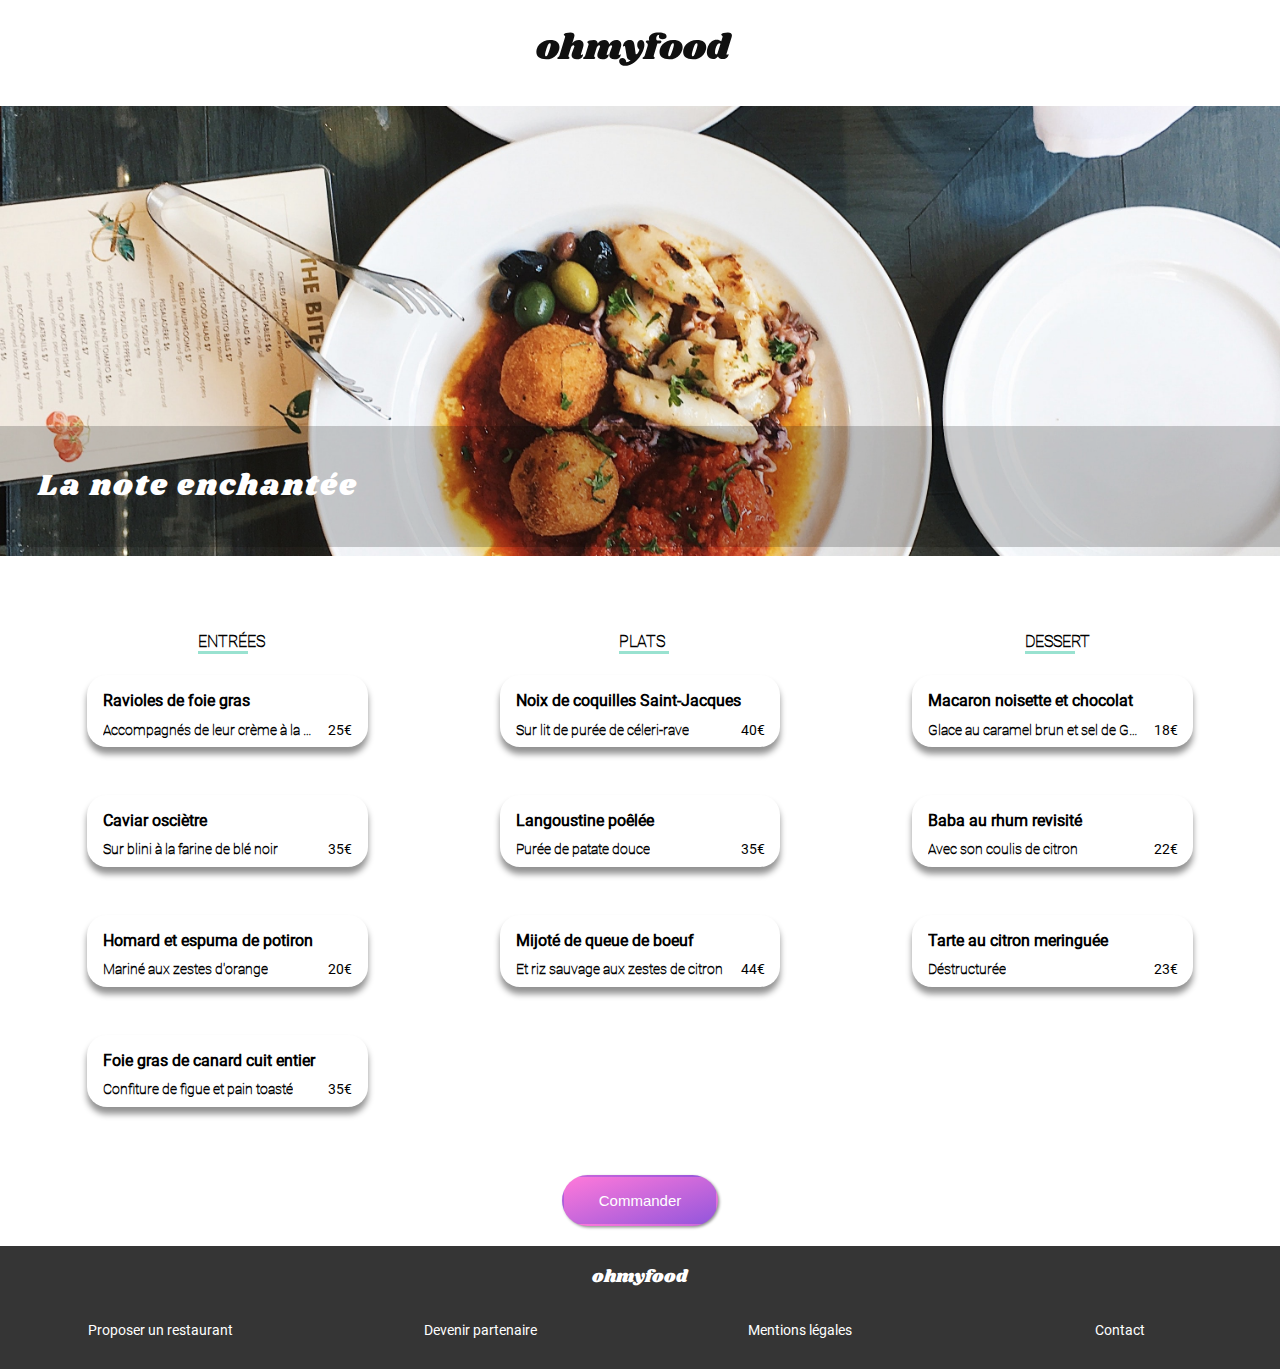
<file: html/note_enchantee.html>
<!DOCTYPE html>
<html lang="fr">
    <head>
        <meta charset="UTF-8"/>
        <link rel="stylesheet" href="https://use.fontawesome.com/releases/v5.15.1/css/all.css" integrity="sha384-vp86vTRFVJgpjF9jiIGPEEqYqlDwgyBgEF109VFjmqGmIY/Y4HV4d3Gp2irVfcrp" crossorigin="anonymous">
        <link rel="stylesheet" href="../styles/css/stylesheet.css"/>
        <meta name="viewport" content="width=device-width, initial-scale=1 ">
        <title>Ohmyfood</title>
    </head>
    <body>

        <header id="head_restaurant">
            <div id="arrow">
             <a href="index.html"><i class="fas fa-arrow-left" aria-hidden="true"></i></a>
            </div>
             <div id="logo">
             <img src="../images/logo/ohmyfood@2x.svg" alt="logo ohmyfood"/>
             </div> 
     </header>
        
     <figure>
         <img src="../images/restaurants/noteenchante.jpg" alt="restaurant">
     </figure>

        <main id="carte_restaurant">
           
           <h1>La note enchantée <span><i class="fas fa-heart"></i></span></h1>
         

           <div class="meals_wrap">
               <h4>Entrées</h4>
               <div class="meals">
                   <div class="meals_descript">
                        <h5>Ravioles de foie gras </h5>
                        <div class="meals_under">
                           <h6>Accompagnés de leur crème à la truffe</h6>
                           <p>25€</p> 
                        </div>
                   </div>
                   <div class="meals_select"><i class="fas fa-check-circle"></i></div>
                 </div>

            <div class="meals">
                <div class="meals_descript">
                      <h5>Caviar osciètre </h5>
                   <div class="meals_under">
                      <h6>Sur blini à la farine de blé noir</h6>
                     <p>35€</p>  
                   </div>
                </div>
                <div class="meals_select"><i class="fas fa-check-circle"></i></div>
            </div>
            
            <div class="meals">
                <div class="meals_descript">
                 <h5>Homard et espuma de potiron</h5>
                 <div class="meals_under">
                    <h6>Mariné aux zestes d'orange</h6>
                     <p>20€</p> 
                 </div>
                </div>
                <div class="meals_select"><i class="fas fa-check-circle"></i></div>
            </div>

            <div class="meals">
                <div class="meals_descript">
                     <h5>Foie gras de canard cuit entier</h5>
                     <div class="meals_under">
                          <h6>Confiture de figue et pain toasté</h6>
                          <p>35€</p>
                     </div>
                </div>
                <div class="meals_select"><i class="fas fa-check-circle"></i></div>
            </div>
               
        </div>

        

        <div class="meals_wrap">
           <h4>Plats</h4>

            <div class="meals"> 
                <div class="meals_descript">
                     <h5>Noix de coquilles Saint-Jacques</h5>
                     <div class="meals_under">
                      <h6>Sur lit de purée de céleri-rave</h6>
                      <p>40€</p> 
                     </div>
                </div>
                <div class="meals_select"><i class="fas fa-check-circle"></i></div>
            </div>

            <div class="meals"> 
                <div class="meals_descript">
                  <h5>Langoustine poêlée</h5>
                  <div class="meals_under">
                    <h6>Purée de patate douce</h6>
                    <p>35€</p>   
                  </div>
                </div>
                <div class="meals_select"><i class="fas fa-check-circle"></i></div>
            </div>

            <div class="meals"> 
                <div class="meals_descript">
                 <h5>Mijoté de queue de boeuf </h5>
                 <div class="meals_under">
                     <h6>Et riz sauvage aux zestes de citron</h6>
                     <p>44€</p> 
                 </div>
                </div>
                <div class="meals_select"><i class="fas fa-check-circle"></i></div>
            </div>
        </div>
        
           

        <div class="meals_wrap">
            <h4>Dessert</h4>
            <div class="meals"> 
                <div class="meals_descript">
                    <h5>Macaron noisette et chocolat</h5>
                    <div class="meals_under">
                        <h6>Glace au caramel brun et sel de Guérande</h6>
                        <p>18€</p>  
                    </div>
                </div>
                <div class="meals_select"><i class="fas fa-check-circle"></i></div>
            </div>

            <div class="meals"> 
                <div class="meals_descript">
                      <h5>Baba au rhum revisité</h5>
                    <div class="meals_under">
                        <h6>Avec son coulis de citron</h6>
                       <p>22€</p>
                    </div>
                </div>
                <div class="meals_select"><i class="fas fa-check-circle"></i></div>
            </div>

            <div class="meals">
                <div class="meals_descript">
                     <h5>Tarte au citron meringuée</h5>
                    <div class="meals_under">
                      <h6>Déstructurée</h6>
                      <p>23€</p> 
                    </div>
                </div> 
                <div class="meals_select"><i class="fas fa-check-circle"></i></div>
            </div>

        </div>

        <div id="bouton">
            <button class="button">Commander</button> 
       </div>


        </main>



       

        <footer>
            <p id="footer-title" >ohmyfood</p>
            <p><i class="fas fa-utensils" aria-hidden="true"></i> Proposer un restaurant</p>
            <p><i class="fas fa-handshake" aria-hidden="true"></i> Devenir partenaire</p>
            <p>Mentions légales</p>
            <p><a href="mailto:contact@ohmyfood.com">Contact</a></p>

        </footer>
        
    </body>
</html>
</file>
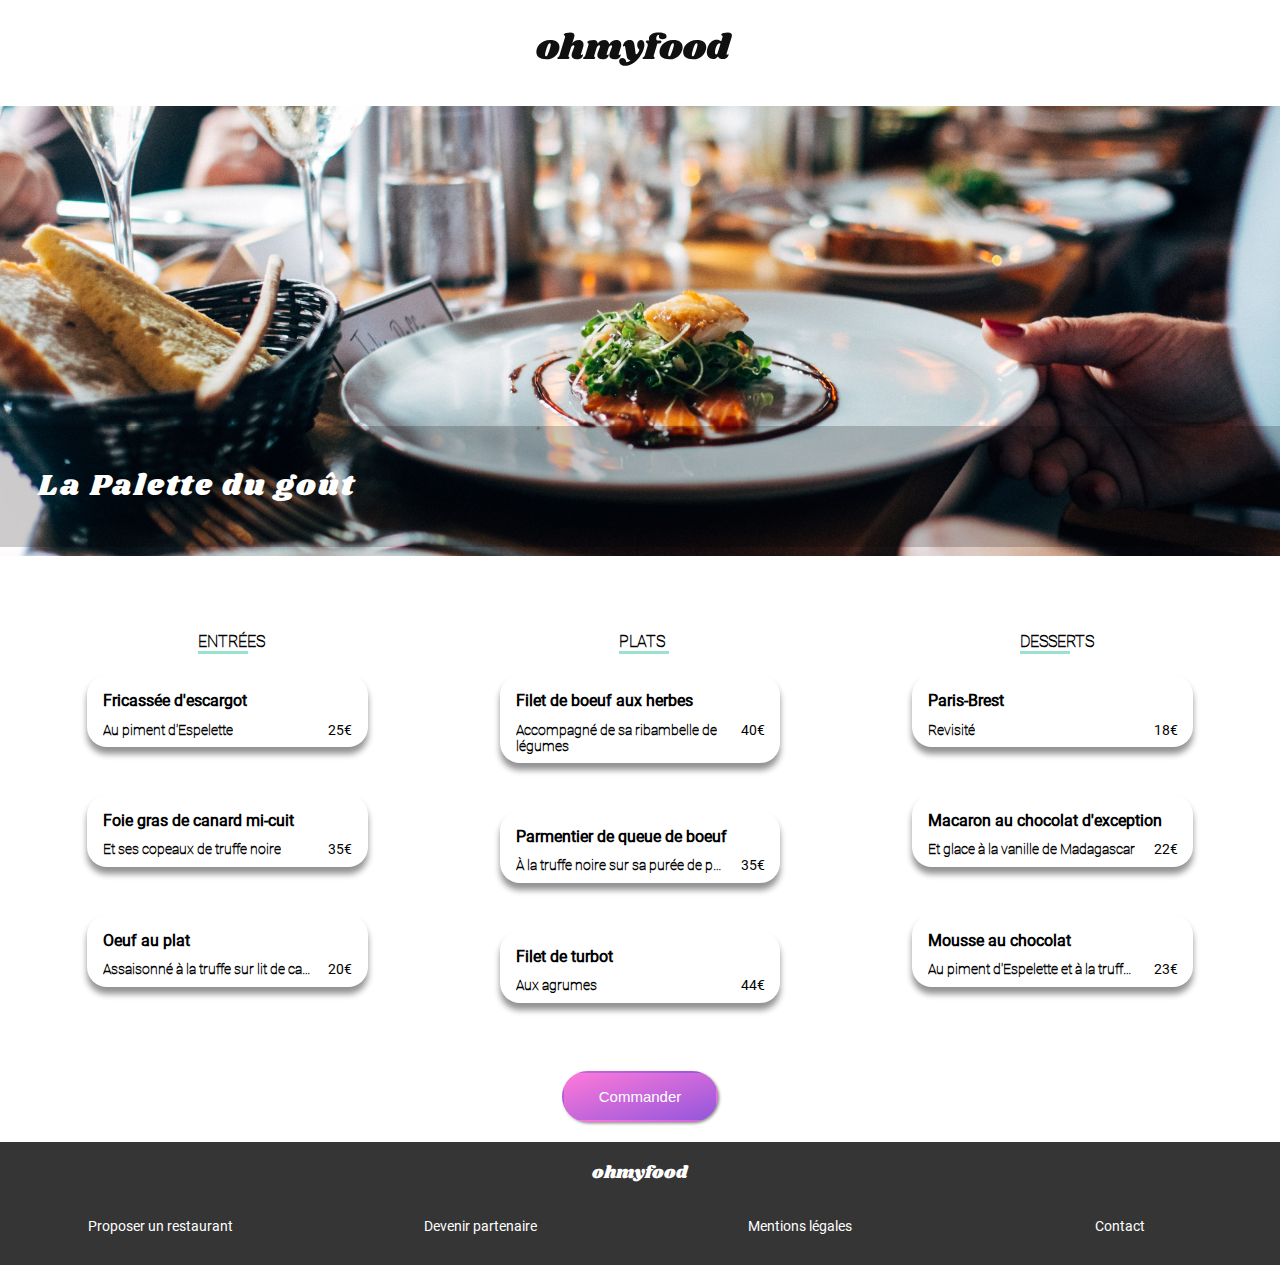
<file: html/palette_du_gout.html>
<!DOCTYPE html>
<html lang="fr">
    <head>
        <meta charset="UTF-8"/>
        <link rel="stylesheet" href="https://use.fontawesome.com/releases/v5.15.1/css/all.css" integrity="sha384-vp86vTRFVJgpjF9jiIGPEEqYqlDwgyBgEF109VFjmqGmIY/Y4HV4d3Gp2irVfcrp" crossorigin="anonymous">
        <link rel="stylesheet" href="../styles/css/stylesheet.css"/>
        <meta name="viewport" content="width=device-width, initial-scale=1 ">
        <title>Ohmyfood</title>
    </head>
    <body>

        <header id="head_restaurant">
               <div id="arrow">
                <a href="index.html"><i class="fas fa-arrow-left" aria-hidden="true"></i></a>
               </div>
                <div id="logo">
                <img src="../images/logo/ohmyfood@2x.svg" alt="logo ohmyfood"/>
                </div> 
        </header>
           
        <figure>
            <img src="../images/restaurants/palettedugout.jpg" alt="restaurant">
        </figure>

        <main id="carte_restaurant">
          
           <h1>La Palette du goût <span><i class="fas fa-heart"></i></span></h1>
           

        <div class="meals_wrap">
               <h4>Entrées</h4>

               <div class="meals">
                <div class="meals_descript">
                   <h5>Fricassée d'escargot</h5>
                   <div class="meals_under"> 
                    <h6>Au piment d'Espelette </h6>
                    <p>25€</p>
                    </div>
                </div> 
                <div class="meals_select"><i class="fas fa-check-circle"></i></div>
               </div>
              
            
            <div class="meals">
            <div class="meals_descript">
                <h5>Foie gras de canard mi-cuit</h5>
                <div class="meals_under">
                  <h6>Et ses copeaux de truffe noire</h6>
                  <p>35€</p>   
                </div>
            </div>
            <div class="meals_select"><i class="fas fa-check-circle"></i></div>
            </div>

            <div class="meals">
            <div class="meals_descript">  
                <h5>Oeuf au plat</h5>
                <div class="meals_under">
                <h6>Assaisonné à la truffe sur lit de caviar</h6>
               <p>20€</p>
                </div> 
            </div>
            <div class="meals_select"><i class="fas fa-check-circle"></i></div>
            </div>   
        
        </div>
         

        <div class="meals_wrap">
            <h4>Plats</h4>  

            <div class="meals"> 
                <div class="meals_descript">
                    <h5>Filet de boeuf aux herbes</h5>
                <div class="meals_under"> 
                    <h6>Accompagné de sa ribambelle de <br/> légumes</h6>
                    <p>40€</p> 
                 </div>
                </div>
                <div class="meals_select"><i class="fas fa-check-circle"></i></div>
            </div>

            <div class="meals"> 
                <div class="meals_descript">  
                  <h5>Parmentier de queue de boeuf</h5>
                  <div class="meals_under">
                    <h6>À la truffe noire sur sa purée de panais</h6>
                    <p>35€</p>
                  </div>
                </div>
                <div class="meals_select"><i class="fas fa-check-circle"></i></div>  
            </div>

            <div class="meals"> 
            <div class="meals_descript">
                 <h5>Filet de turbot</h5>
                <div class="meals_under">
                 <h6>Aux agrumes</h6>
                <p>44€</p> 
                </div>
            </div>
            <div class="meals_select"><i class="fas fa-check-circle"></i></div>
            </div>

        </div>
           
        

        <div class="meals_wrap">
            <h4>Desserts</h4>

            <div class="meals"> 
                <div class="meals_descript">
                     <h5>Paris-Brest</h5>
                <div class="meals_under">
                    <h6>Revisité</h6>
                    <p>18€</p> 
               </div>
                </div>
                <div class="meals_select"><i class="fas fa-check-circle"></i></div>
            </div>

            <div class="meals"> 
                <div class="meals_descript">
                       <h5>Macaron au chocolat d'exception </h5>
                <div class="meals_under">
                <h6>Et glace à la vanille de Madagascar</h6>
                <p>22€</p> 
                </div>
                </div>
                <div class="meals_select"><i class="fas fa-check-circle"></i></div>
            </div>

            <div class="meals"> 
                <div class="meals_descript">
                     <h5>Mousse au chocolat </h5>
                <div class="meals_under">
                   <h6>Au piment d'Espelette et à la truffe noire</h6>
                   <p>23€</p>  
                </div>
                </div>
                <div class="meals_select"><i class="fas fa-check-circle"></i></div>
                
            </div>

        </div>
        <div id="bouton">
             <button class="button">Commander</button> 
        </div>
      
       


        </main>



       

        <footer>
            <p id="footer-title" >ohmyfood</p>
            <p><i class="fas fa-utensils" aria-hidden="true"></i> Proposer un restaurant</p>
            <p><i class="fas fa-handshake" aria-hidden="true"></i> Devenir partenaire</p>
            <p>Mentions légales</p>
            <p><a href="mailto:contact@ohmyfood.com">Contact</a></p>

        </footer>
        
    </body>
</html>
</file>
<file: stylesheet.css>
/* shrikhand-regular - latin */
@font-face {
  font-family: "Shrikhand";
  font-style: normal;
  font-weight: 400;
  src: url("styles/polices/shrikhand/shrikhand-v6-latin-regular.eot");
  /* IE9 Compat Modes */
  src: local("shrikhand"), url("styles/polices/shrikhand/shrikhand-v6-latin-regular.eot?#iefix") format("embedded-opentype"), url("styles/polices/shrikhand/shrikhand-v6-latin-regular.woff2") format("woff2"), url("styles/polices/shrikhand/shrikhand-v6-latin-regular.woff") format("woff"), url("styles/polices/shrikhand/shrikhand-v6-latin-regular.ttf") format("truetype"), url("styles/polices/shrikhand/shrikhand-v6-latin-regular.svg#Shrikhand") format("svg");
  /* Legacy iOS */
}
/* roboto-100 - latin */
@font-face {
  font-family: "Roboto Light";
  font-style: normal;
  font-weight: 100;
  src: url("styles/polices/roboto/roboto-v20-latin-100.eot");
  /* IE9 Compat Modes */
  src: local("Roboto Light"), url("styles/polices/roboto/roboto-v20-latin-100.eot?#iefix") format("embedded-opentype"), url("styles/polices/roboto/roboto-v20-latin-100.woff2") format("woff2"), url("styles/polices/roboto/roboto-v20-latin-100.woff") format("woff"), url("styles/polices/roboto/roboto-v20-latin-100.ttf") format("truetype"), url("styles/polices/roboto/roboto-v20-latin-100.svg#Roboto") format("svg");
  /* Legacy iOS */
}
/* roboto-regular - latin */
@font-face {
  font-family: "Roboto";
  font-style: normal;
  font-weight: 400;
  src: url("styles/polices/roboto/roboto-v20-latin-regular.eot");
  /* IE9 Compat Modes */
  src: local("Roboto"), url("styles/polices/roboto/roboto-v20-latin-regular.eot?#iefix") format("embedded-opentype"), url("styles/polices/roboto/roboto-v20-latin-regular.woff2") format("woff2"), url("styles/polices/roboto/roboto-v20-latin-regular.woff") format("woff"), url("styles/polices/roboto/roboto-v20-latin-regular.ttf") format("truetype"), url("styles/polices/roboto/roboto-v20-latin-regular.svg#Roboto") format("svg");
  /* Legacy iOS */
}
/* roboto-900 - latin */
@font-face {
  font-family: "Roboto Bold";
  font-style: normal;
  font-weight: 900;
  src: url("styles/polices/roboto/roboto-v20-latin-500.eot");
  /* IE9 Compat Modes */
  src: local("Roboto Bold"), url("styles/polices/roboto/roboto-v20-latin-500.eot?#iefix") format("embedded-opentype"), url("styles/polices/roboto/roboto-v20-latin-500.woff2") format("woff2"), url("styles/polices/roboto/roboto-v20-latin-500.woff") format("woff"), url("styles/polices/roboto/roboto-v20-latin-500.ttf") format("truetype"), url("styles/polices/roboto/roboto-v20-latin-500.svg#Roboto") format("svg");
  /* Legacy iOS */
}
body {
  font-family: "Roboto";
  width: 100%;
  margin: 0;
  padding: 0;
  overflow-x: hidden;
}

a {
  text-decoration: none;
}

/*index loading*/
#page_loader {
  position: fixed;
  width: 100%;
  height: 100%;
  top: 0;
  bottom: 0;
  left: 0;
  right: 0;
  background-color: black;
  color: white;
  z-index: 999;
  text-align: center;
  visibility: hidden;
  opacity: 0;
  -webkit-animation: loading 3s;
  animation: loading 3s;
}
#page_loader .loader_wrap {
  width: 100%;
  height: 100%;
  display: flex;
  flex-direction: column;
  justify-content: center;
  align-items: center;
  font-size: 2em;
}
#page_loader span {
  width: 50px;
  height: 50px;
  display: block;
  position: relative;
}

.loader_circle {
  border-radius: 50px;
  border: 6px solid rgba(255, 255, 255, 0.4);
}
.loader_circle:after {
  content: "";
  position: absolute;
  top: -6px;
  left: -6px;
  bottom: -6px;
  right: -6px;
  border-radius: 50px;
  border: 6px solid transparent;
  border-top-color: #FFF;
  -webkit-animation: spin 1s linear infinite;
  animation: spin 1s linear infinite;
}

@-webkit-keyframes spin {
  from {
    transform: rotate(0deg);
  }
  to {
    transform: rotate(360deg);
  }
}
@keyframes spin {
  from {
    transform: rotate(0deg);
  }
  to {
    transform: rotate(360deg);
  }
}
@-webkit-keyframes loading {
  0% {
    visibility: visible;
    opacity: 1;
  }
  50% {
    visibility: visible;
    opacity: 1;
  }
  100% {
    visibility: visible;
    opacity: 0;
  }
}
@keyframes loading {
  0% {
    visibility: visible;
    opacity: 1;
  }
  50% {
    visibility: visible;
    opacity: 1;
  }
  100% {
    visibility: visible;
    opacity: 0;
  }
}
/*menu slide*/
.meals_descript {
  width: 100%;
}

.meals_select {
  width: 0%;
  background-color: #99e2d0;
  border-radius: 0 20px 20px 0;
  color: #ffff;
  display: flex;
  align-items: center;
  justify-content: center;
  transition: all 0.3s cubic-bezier(0.68, -0.55, 0.27, 1.55);
  -webkit-transition: all 0.3s cubic-bezier(0.68, -0.55, 0.27, 1.55);
  -moz-transition: all 0.3s cubic-bezier(0.68, -0.55, 0.27, 1.55);
  -ms-transition: all 0.3s cubic-bezier(0.68, -0.55, 0.27, 1.55);
  -o-transition: all 0.3s cubic-bezier(0.68, -0.55, 0.27, 1.55);
}

.meals:hover .meals_select {
  width: 35%;
}

.meals:hover .meals_descript {
  width: 65%;
}

.meals:hover .fa-check-circle {
  -webkit-animation: tour 0.5s forwards 0.3s;
  animation: tour 0.5s forwards 0.3s;
}

@-webkit-keyframes tour {
  from {
    visibility: visible;
    transform: rotate(0deg);
  }
  to {
    visibility: visible;
    transform: rotate(360deg);
  }
}
@keyframes tour {
  from {
    visibility: visible;
    transform: rotate(0deg);
  }
  to {
    visibility: visible;
    transform: rotate(360deg);
  }
}
@-webkit-keyframes slide {
  from {
    opacity: 0;
    margin-top: 10%;
  }
  to {
    opacity: 1;
    margin-top: 0%;
  }
}
@keyframes slide {
  from {
    opacity: 0;
    margin-top: 10%;
  }
  to {
    opacity: 1;
    margin-top: 0%;
  }
}
/*coeur*/
.fa-heart {
  display: inline-block;
  background: transparent;
  padding: 3%;
  -webkit-background-clip: text;
  background-clip: text;
  -webkit-text-fill-color: transparent;
  -webkit-text-stroke: 1px #000;
}
.fa-heart:hover {
  background: -webkit-linear-gradient(#FF79DA, #9356DC);
  -webkit-background-clip: text;
  background-clip: text;
  -webkit-text-stroke: 1px transparent;
  -webkit-animation: like-button 1s ease-in-out forwards;
  animation: like-button 1s ease-in-out forwards;
}

@-webkit-keyframes like-button {
  0% {
    opacity: 0;
  }
  100% {
    opacity: 1;
  }
}
@keyframes like-button {
  0% {
    opacity: 0;
  }
  100% {
    opacity: 1;
  }
}
/*boutton violet*/
.button {
  background-image: linear-gradient(to top left, #9356DC, #FF79DA);
  border-radius: 30px;
  padding: 15px 35px;
  color: white;
  box-shadow: 0.1em 0.1em 0.2em #939393;
  border-color: transparent;
}
.button:hover {
  background-image: linear-gradient(to top left, #9356DC, #FF79DA 90%);
  box-shadow: 0.2em 0.2em 0.8em #939393;
}
.button:focus {
  outline: none;
  border: none;
}

#operation ol {
  counter-reset: fonctionnement;
}
#operation ol li:active {
  background-color: #f5edff;
}
#operation ol li:active i {
  color: #9356DC;
}
#operation li {
  list-style-type: none;
  position: relative;
  counter-increment: fonctionnement;
}
#operation li:before {
  content: counter(fonctionnement);
  display: inline-flex;
  position: absolute;
  background-color: #9356DC;
  width: 25px;
  height: 25px;
  font-size: 0.85em;
  top: 32%;
  left: -12px;
  color: white;
  border-radius: 50%;
  align-items: center;
  justify-content: center;
}

#card_warp .card {
  width: 90%;
  margin: 1em;
  margin-bottom: 1em;
}
#card_warp .card .card_img {
  background-color: white;
  position: relative;
}
#card_warp .card .card_img img {
  width: 100%;
  height: 55vw;
  -o-object-fit: cover;
  object-fit: cover;
  border-radius: 20px 20px 0 0;
}
#card_warp .card .card_img .new {
  position: absolute;
  width: 95%;
  top: 10px;
  text-align: end;
}
#card_warp .card .card_img .new span {
  color: #3d9c85;
  font-weight: bold;
  font-size: 0.8em;
  background-color: #99e2d0;
  padding: 0.5em;
  border-radius: 2px;
}
#card_warp .card .card_text {
  width: 100%;
  height: 4em;
  background-color: white;
  border-radius: 0 0 20px 20px;
  padding-top: 10px;
  padding-bottom: 5px;
  display: flex;
  align-content: center;
}
#card_warp .card .card_text .card_text_wrap {
  width: 80%;
  height: 100%;
  margin: 0;
}
#card_warp .card .card_text .card_text_wrap a {
  color: black;
  margin: 0;
}
#card_warp .card .card_text .card_text_wrap a .name_resto {
  font-family: "roboto bold";
  font-size: 1.1em;
  margin-left: 20px;
}
#card_warp .card .card_text .card_text_wrap .name_city {
  display: block;
  font-size: 1em;
  font-family: "Roboto Light";
  margin-left: 20px;
  margin-top: 0.5em;
}
#card_warp .card .card_text .card_heart {
  font-size: 1.3em;
  width: 20%;
  height: 100%;
  display: flex;
  align-items: center;
  justify-content: center;
}

/*pages d'acceuil*/
header {
  width: 100%;
  height: 3%;
  display: flex;
  justify-content: center;
  margin-top: 1em;
  margin-bottom: 1em;
}

section {
  width: 100%;
  display: flex;
  flex-direction: column;
  align-items: center;
}
section #location {
  display: flex;
  justify-content: center;
  align-items: center;
  width: 100%;
  height: 2.5em;
  background-color: #eaeaea;
  box-shadow: inset 0 0.2em 0.2em #cccccc;
}
section #location form {
  width: 100%;
  display: flex;
  align-items: center;
  justify-content: center;
}
section #location form .fa-map-marker-alt {
  margin-right: -15px;
}
section #location form #rechercher {
  text-align: center;
  font-size: 1em;
  border: none;
  background-color: transparent;
}
section #location form #rechercher:focus {
  outline: none;
  border: none;
}
section #blurb {
  width: 100%;
  background-color: #f6f6f6;
  text-align: center;
}
section #blurb h2 {
  font-family: "Roboto Bold";
  font-size: 1.7em;
}
section #blurb p {
  font-family: "Roboto Light";
  color: #939393;
  font-size: 1em;
}
section #blurb div {
  margin-top: 50px;
  margin-bottom: 100px;
}
section #operation {
  width: 100%;
  height: 18%;
  margin-top: 1.5em;
}
section #operation h2 {
  font-size: 1.3em;
  margin-left: 30px;
}
section #operation ol {
  display: flex;
  flex-direction: column;
  align-items: center;
  margin: 0;
  padding: 0;
}
section #operation ol li {
  width: 80%;
  display: block;
  font-size: 1em;
  padding: 0.9em;
  font-weight: bold;
  background-color: #f6f6f6;
  white-space: nowrap;
  border-radius: 15px;
  margin-bottom: 1.5em;
  box-shadow: 0.2em 0.2em 0.8em #939393;
}
section #operation ol li i {
  color: #939393;
  margin: 0.5em;
  font-size: 1.2em;
}

#restaurant {
  width: 100%;
  background-color: #f6f6f6;
}
#restaurant h2 {
  font-size: 1.5em;
  padding-top: 1em;
  margin-left: 30px;
}
#restaurant #card_warp {
  width: 100%;
  display: flex;
  flex-direction: column;
  align-items: center;
  align-content: space-around;
}

footer {
  width: 100%;
  height: 10%;
  color: white;
  background-color: #353535;
  padding-bottom: 1em;
}
footer #footer-title {
  margin-top: 0;
  padding-top: 1em;
  font-family: "Shrikhand";
  font-size: 1.1em;
}
footer p {
  margin-left: 30px;
  font-size: 0.9em;
}
footer a {
  color: white;
}

/*restaurant*/
#head_restaurant {
  display: flex;
  align-items: center;
  justify-content: center;
}
#head_restaurant #arrow {
  width: 20%;
  padding-left: 3%;
}
#head_restaurant #arrow i {
  color: black;
}
#head_restaurant #logo {
  width: 80%;
}

figure {
  margin: 0;
  z-index: -1;
  position: absolute;
  height: 13%;
}
figure img {
  width: 100%;
}

#carte_restaurant {
  width: 100%;
  height: 74%;
  margin-top: 12em;
  background-color: #f6f6f6;
  border-radius: 40px 40px 0 0;
}
#carte_restaurant #bouton {
  display: flex;
  justify-content: center;
  text-align: center;
  font-size: 1.1em;
  padding: 2em;
  border: none;
}
#carte_restaurant h1 {
  display: flex;
  justify-content: space-evenly;
  font-size: 1.5em;
  padding-top: 30px;
  font-family: "shrikhand";
  font-weight: normal;
  letter-spacing: 2px;
  white-space: nowrap;
}
#carte_restaurant h1 .fa-heart {
  font-size: 1.1em;
}
#carte_restaurant h4 {
  font-family: "roboto light";
  text-transform: uppercase;
  font-size: 1.1em;
  margin-left: 0.7em;
}
#carte_restaurant h4::after {
  display: block;
  content: "";
  width: 50px;
  height: 3px;
  background-color: #99e2d0;
}

.meals_wrap {
  display: flex;
  flex-direction: column;
  align-items: center;
  height: 30%;
}

.meals {
  width: 90%;
  height: 25%;
  background-color: white;
  border-radius: 20px;
  box-shadow: 0 0.2em 0.2em #939393;
  padding-left: 0.5em;
  margin-bottom: 1.5em;
  display: flex;
  -webkit-animation: slide 3s ease-in-out forwards;
  animation: slide 3s ease-in-out forwards;
}
.meals h5 {
  overflow: hidden;
  text-overflow: ellipsis;
  white-space: nowrap;
  width: 100%;
  font-size: 1em;
  margin-top: 1em;
  margin-bottom: 0.7em;
}

.meals_under {
  display: flex;
  flex-direction: row;
  justify-content: space-between;
}
.meals_under h6 {
  margin: 0;
  margin-bottom: 0.7em;
  overflow: hidden;
  text-overflow: ellipsis;
  white-space: nowrap;
  font-family: "roboto light";
  font-size: 0.75em;
}
.meals_under p {
  margin: 0;
  margin-left: 1.1em;
  margin-right: 1.1em;
  font-size: 0.85em;
}

.fa-check-circle {
  visibility: hidden;
  font-size: 1.5em;
}

@media screen and (min-width: 760px) {
  .button {
    border-radius: 50px;
    font-size: 1.5em;
  }

  #head_restaurant {
    font-size: 2em;
  }
  #head_restaurant #arrow {
    width: 40%;
  }

  footer {
    font-size: 2em;
  }

  main {
    font-size: 2em;
  }

  section #location p {
    font-size: 20px;
  }
  section #blurb h2 {
    font-size: 2.5em;
  }
  section #blurb p {
    font-size: 1.5em;
  }
  section #blurb a {
    font-size: 1.5em;
  }
  section #operation h2 {
    font-size: 2.5em;
  }
  section #operation ol > li {
    font-size: 2em;
    border-radius: 30px;
  }
  section #operation ol > li:before {
    width: 50px;
    height: 50px;
    font-size: 1em;
    left: -25px;
  }
}
@media screen and (min-width: 992px) {
  section #blurb {
    text-align: center;
  }
  section #blurb h2 {
    font-size: 30px;
    margin-top: 4%;
  }
  section #blurb p {
    font-size: 1em;
  }
  section #blurb div {
    margin-top: 2%;
    margin-bottom: 4%;
  }
  section #blurb div .button {
    font-size: 1em;
    padding: 10px 20px;
  }
  section #operation h2 {
    text-align: center;
    font-size: 30px;
    margin-bottom: 3%;
  }
  section #operation ol {
    display: flex;
    flex-direction: row;
    justify-content: space-evenly;
    margin-right: 3%;
    margin-left: 3%;
  }
  section #operation ol li {
    width: 15%;
    border-radius: 10px;
    font-size: 1vw;
  }
  section #operation ol li::before {
    width: 2em;
    height: 2em;
    left: -15px;
    top: 25%;
    font-size: 1em;
  }

  #restaurant .title {
    font-size: 30px;
    margin-bottom: 3%;
  }
  #restaurant #card_warp {
    display: flex;
    align-items: center;
    flex-direction: row;
    justify-content: space-around;
    margin-right: 3%;
    margin-left: 3%;
    width: 90%;
  }
  #restaurant #card_warp .card {
    width: 23%;
    margin: 0;
    margin-bottom: 5%;
  }
  #restaurant #card_warp .card .card_text {
    height: 2em;
    padding-top: 0;
    padding-bottom: 10px;
  }
  #restaurant #card_warp .card .card_text .name_city, #restaurant #card_warp .card .card_text .fa-heart, #restaurant #card_warp .card .card_text .name_resto {
    font-size: 16px;
  }
  #restaurant #card_warp .card .card_img span {
    font-size: 0.5em;
  }
  #restaurant #card_warp .card .card_img img {
    height: 6em;
  }
  #restaurant #card_warp .card .card_img .new {
    margin: 0;
  }
  #restaurant #card_warp .card .card_img .new span {
    font-size: 0.3em;
    padding: 0.3em;
  }

  footer {
    display: flex;
    flex-wrap: wrap;
    justify-content: space-evenly;
    font-size: 1em;
  }
  footer #footer-title {
    text-align: center;
    width: 100%;
  }
  footer p {
    text-align: center;
    width: 25%;
    margin-left: 0;
  }

  /*pages menu restaurant*/
  #head_restaurant #arrow {
    width: 15%;
    margin-left: 3%;
  }
  #head_restaurant #logo {
    margin-left: 25%;
  }

  figure {
    width: 100%;
    height: 450px;
  }
  figure img {
    -o-object-fit: cover;
    object-fit: cover;
    margin: 0;
    width: 100%;
    height: 100%;
  }

  #carte_restaurant {
    border-radius: 0;
    display: flex;
    flex-wrap: wrap;
    justify-content: space-evenly;
    align-content: center;
    margin-top: 11em;
    background-color: transparent;
  }
  #carte_restaurant #bouton {
    font-size: 10px;
  }
  #carte_restaurant h1 {
    display: flex;
    justify-content: space-between;
    padding: 3%;
    margin: 0;
    font-size: 30px;
    color: white;
    width: 100%;
    background-color: rgba(0, 0, 0, 0.192);
  }
  #carte_restaurant h1 .fa-heart {
    -webkit-text-stroke: 1px white;
  }
  #carte_restaurant h4 {
    margin-left: 3%;
    font-size: 16px;
  }

  .meals_wrap {
    margin-left: 3%;
    margin-right: 3%;
    margin-top: 5%;
    width: 23%;
  }
  .meals_wrap .meals .fa-check-circle {
    font-size: 0.75em;
  }
  .meals_wrap .meals .meals_descript h5 {
    font-size: 16px;
  }
  .meals_wrap .meals .meals_descript .meals_under h6, .meals_wrap .meals .meals_descript .meals_under p {
    font-size: 14px;
  }
}

/*# sourceMappingURL=stylesheet.css.map */
</file>
<file: styles/css/stylesheet.css>
/*index loading*/
#page_loader {
  position: fixed;
  width: 100%;
  height: 100%;
  top: 0;
  bottom: 0;
  left: 0;
  right: 0;
  background-color: black;
  color: white;
  z-index: 999;
  text-align: center;
  visibility: hidden;
  opacity: 0;
  -webkit-animation: loading 3s;
  animation: loading 3s;
}
#page_loader .loader_wrap {
  width: 100%;
  height: 100%;
  display: flex;
  flex-direction: column;
  justify-content: center;
  align-items: center;
  font-size: 2em;
}
#page_loader span {
  width: 50px;
  height: 50px;
  display: block;
  position: relative;
}

.loader_circle {
  border-radius: 50px;
  border: 6px solid rgba(255, 255, 255, 0.4);
}
.loader_circle:after {
  content: "";
  position: absolute;
  top: -6px;
  left: -6px;
  bottom: -6px;
  right: -6px;
  border-radius: 50px;
  border: 6px solid transparent;
  border-top-color: #FFF;
  -webkit-animation: spin 1s linear infinite;
  animation: spin 1s linear infinite;
}

@-webkit-keyframes spin {
  from {
    transform: rotate(0deg);
  }
  to {
    transform: rotate(360deg);
  }
}
@keyframes spin {
  from {
    transform: rotate(0deg);
  }
  to {
    transform: rotate(360deg);
  }
}
@-webkit-keyframes loading {
  0% {
    visibility: visible;
    opacity: 1;
  }
  50% {
    visibility: visible;
    opacity: 1;
  }
  100% {
    visibility: visible;
    opacity: 0;
  }
}
@keyframes loading {
  0% {
    visibility: visible;
    opacity: 1;
  }
  50% {
    visibility: visible;
    opacity: 1;
  }
  100% {
    visibility: visible;
    opacity: 0;
  }
}
/*menu slide*/
.meals_descript {
  width: 100%;
}

.meals_select {
  width: 0%;
  background-color: #99e2d0;
  border-radius: 0 20px 20px 0;
  color: #ffff;
  display: flex;
  align-items: center;
  justify-content: center;
  transition: all 0.3s cubic-bezier(0.68, -0.55, 0.27, 1.55);
  -webkit-transition: all 0.3s cubic-bezier(0.68, -0.55, 0.27, 1.55);
  -moz-transition: all 0.3s cubic-bezier(0.68, -0.55, 0.27, 1.55);
  -ms-transition: all 0.3s cubic-bezier(0.68, -0.55, 0.27, 1.55);
  -o-transition: all 0.3s cubic-bezier(0.68, -0.55, 0.27, 1.55);
}

.meals:hover .meals_select {
  width: 35%;
}

.meals:hover .meals_descript {
  width: 65%;
}

.meals:hover .fa-check-circle {
  -webkit-animation: tour 0.5s forwards 0.3s;
  animation: tour 0.5s forwards 0.3s;
}

@-webkit-keyframes tour {
  from {
    visibility: visible;
    transform: rotate(0deg);
  }
  to {
    visibility: visible;
    transform: rotate(360deg);
  }
}
@keyframes tour {
  from {
    visibility: visible;
    transform: rotate(0deg);
  }
  to {
    visibility: visible;
    transform: rotate(360deg);
  }
}
@-webkit-keyframes slide {
  from {
    opacity: 0;
    margin-top: 10%;
  }
  to {
    opacity: 1;
    margin-top: 0%;
  }
}
@keyframes slide {
  from {
    opacity: 0;
    margin-top: 10%;
  }
  to {
    opacity: 1;
    margin-top: 0%;
  }
}
/*coeur*/
.fa-heart {
  display: inline-block;
  background: transparent;
  padding: 3%;
  -webkit-background-clip: text;
  background-clip: text;
  -webkit-text-fill-color: transparent;
  -webkit-text-stroke: 1px #000;
}
.fa-heart:hover {
  background: -webkit-linear-gradient(#FF79DA, #9356DC);
  -webkit-background-clip: text;
  background-clip: text;
  -webkit-text-stroke: 1px transparent;
  -webkit-animation: like-button 1s ease-in-out forwards;
  animation: like-button 1s ease-in-out forwards;
}

@-webkit-keyframes like-button {
  0% {
    opacity: 0;
  }
  100% {
    opacity: 1;
  }
}
@keyframes like-button {
  0% {
    opacity: 0;
  }
  100% {
    opacity: 1;
  }
}
/*boutton violet*/
.button {
  background-image: linear-gradient(to top left, #9356DC, #FF79DA);
  border-radius: 30px;
  padding: 15px 35px;
  color: white;
  box-shadow: 0.1em 0.1em 0.2em #939393;
  border-color: transparent;
}
.button:hover {
  background-image: linear-gradient(to top left, #9356DC, #FF79DA 90%);
  box-shadow: 0.2em 0.2em 0.8em #939393;
}
.button:focus {
  outline: none;
  border: none;
}

#operation ol {
  counter-reset: fonctionnement;
}
#operation ol li:active {
  background-color: #f5edff;
}
#operation ol li:active i {
  color: #9356DC;
}
#operation li {
  list-style-type: none;
  position: relative;
  counter-increment: fonctionnement;
}
#operation li:before {
  content: counter(fonctionnement);
  display: inline-flex;
  position: absolute;
  background-color: #9356DC;
  width: 25px;
  height: 25px;
  font-size: 0.85em;
  top: 32%;
  left: -12px;
  color: white;
  border-radius: 50%;
  align-items: center;
  justify-content: center;
}

#card_warp .card {
  width: 90%;
  margin: 1em;
  margin-bottom: 1em;
}
#card_warp .card .card_img {
  background-color: white;
  position: relative;
}
#card_warp .card .card_img img {
  width: 100%;
  height: 55vw;
  -o-object-fit: cover;
  object-fit: cover;
  border-radius: 20px 20px 0 0;
}
#card_warp .card .card_img .new {
  position: absolute;
  width: 95%;
  top: 10px;
  text-align: end;
}
#card_warp .card .card_img .new span {
  color: #3d9c85;
  font-weight: bold;
  font-size: 0.8em;
  background-color: #99e2d0;
  padding: 0.5em;
  border-radius: 2px;
}
#card_warp .card .card_text {
  width: 100%;
  height: 4em;
  background-color: white;
  border-radius: 0 0 20px 20px;
  padding-top: 10px;
  padding-bottom: 5px;
  display: flex;
  align-content: center;
}
#card_warp .card .card_text .card_text_wrap {
  width: 80%;
  height: 100%;
  margin: 0;
}
#card_warp .card .card_text .card_text_wrap a {
  color: black;
  margin: 0;
}
#card_warp .card .card_text .card_text_wrap a .name_resto {
  font-family: "roboto bold";
  font-size: 1.1em;
  margin-left: 20px;
}
#card_warp .card .card_text .card_text_wrap .name_city {
  display: block;
  font-size: 1em;
  font-family: "Roboto Light";
  margin-left: 20px;
  margin-top: 0.5em;
}
#card_warp .card .card_text .card_heart {
  font-size: 1.3em;
  width: 20%;
  height: 100%;
  display: flex;
  align-items: center;
  justify-content: center;
}

/*pages d'acceuil*/
header {
  width: 100%;
  height: 3%;
  display: flex;
  justify-content: center;
  margin-top: 1em;
  margin-bottom: 1em;
}

section {
  width: 100%;
  display: flex;
  flex-direction: column;
  align-items: center;
}
section #location {
  display: flex;
  justify-content: center;
  align-items: center;
  width: 100%;
  height: 2.5em;
  background-color: #eaeaea;
  box-shadow: inset 0 0.2em 0.2em #cccccc;
}
section #location form {
  width: 100%;
  display: flex;
  align-items: center;
  justify-content: center;
}
section #location form .fa-map-marker-alt {
  margin-right: -15px;
}
section #location form #rechercher {
  text-align: center;
  font-size: 1em;
  border: none;
  background-color: transparent;
}
section #location form #rechercher:focus {
  outline: none;
  border: none;
}
section #blurb {
  width: 100%;
  background-color: #f6f6f6;
  text-align: center;
}
section #blurb h2 {
  font-family: "Roboto Bold";
  font-size: 1.7em;
}
section #blurb p {
  font-family: "Roboto Light";
  color: #939393;
  font-size: 1em;
}
section #blurb div {
  margin-top: 50px;
  margin-bottom: 100px;
}
section #operation {
  width: 100%;
  height: 18%;
  margin-top: 1.5em;
}
section #operation h2 {
  font-size: 1.3em;
  margin-left: 30px;
}
section #operation ol {
  display: flex;
  flex-direction: column;
  align-items: center;
  margin: 0;
  padding: 0;
}
section #operation ol li {
  width: 80%;
  display: block;
  font-size: 1em;
  padding: 0.9em;
  font-weight: bold;
  background-color: #f6f6f6;
  white-space: nowrap;
  border-radius: 15px;
  margin-bottom: 1.5em;
  box-shadow: 0.2em 0.2em 0.8em #939393;
}
section #operation ol li i {
  color: #939393;
  margin: 0.5em;
  font-size: 1.2em;
}

#restaurant {
  width: 100%;
  background-color: #f6f6f6;
}
#restaurant h2 {
  font-size: 1.5em;
  padding-top: 1em;
  margin-left: 30px;
}
#restaurant #card_warp {
  width: 100%;
  display: flex;
  flex-direction: column;
  align-items: center;
  align-content: space-around;
}

footer {
  width: 100%;
  height: 10%;
  color: white;
  background-color: #353535;
  padding-bottom: 1em;
}
footer #footer-title {
  margin-top: 0;
  padding-top: 1em;
  font-family: "Shrikhand";
  font-size: 1.1em;
}
footer p {
  margin-left: 30px;
  font-size: 0.9em;
}
footer a {
  color: white;
}

/*restaurant*/
#head_restaurant {
  display: flex;
  align-items: center;
  justify-content: center;
}
#head_restaurant #arrow {
  width: 20%;
  padding-left: 3%;
}
#head_restaurant #arrow i {
  color: black;
}
#head_restaurant #logo {
  width: 80%;
}

figure {
  margin: 0;
  z-index: -1;
  position: absolute;
  height: 13%;
}
figure img {
  width: 100%;
}

#carte_restaurant {
  width: 100%;
  height: 74%;
  margin-top: 12em;
  background-color: #f6f6f6;
  border-radius: 40px 40px 0 0;
}
#carte_restaurant #bouton {
  display: flex;
  justify-content: center;
  text-align: center;
  font-size: 1.1em;
  padding: 2em;
  border: none;
}
#carte_restaurant h1 {
  display: flex;
  justify-content: space-evenly;
  font-size: 1.5em;
  padding-top: 30px;
  font-family: "shrikhand";
  font-weight: normal;
  letter-spacing: 2px;
  white-space: nowrap;
}
#carte_restaurant h1 .fa-heart {
  font-size: 1.1em;
}
#carte_restaurant h4 {
  font-family: "roboto light";
  text-transform: uppercase;
  font-size: 1.1em;
  margin-left: 0.7em;
}
#carte_restaurant h4::after {
  display: block;
  content: "";
  width: 50px;
  height: 3px;
  background-color: #99e2d0;
}

.meals_wrap {
  display: flex;
  flex-direction: column;
  align-items: center;
  height: 30%;
}

.meals {
  width: 90%;
  height: 25%;
  background-color: white;
  border-radius: 20px;
  box-shadow: 0 0.2em 0.2em #939393;
  padding-left: 0.5em;
  margin-bottom: 1.5em;
  display: flex;
  -webkit-animation: slide 3s ease-in-out forwards;
  animation: slide 3s ease-in-out forwards;
}
.meals h5 {
  overflow: hidden;
  text-overflow: ellipsis;
  white-space: nowrap;
  width: 100%;
  font-size: 1em;
  margin-top: 1em;
  margin-bottom: 0.7em;
}

.meals_under {
  display: flex;
  flex-direction: row;
  justify-content: space-between;
}
.meals_under h6 {
  margin: 0;
  margin-bottom: 0.7em;
  overflow: hidden;
  text-overflow: ellipsis;
  white-space: nowrap;
  font-family: "roboto light";
  font-size: 0.75em;
}
.meals_under p {
  margin: 0;
  margin-left: 1.1em;
  margin-right: 1.1em;
  font-size: 0.85em;
}

.fa-check-circle {
  visibility: hidden;
  font-size: 1.5em;
}

@media (min-width: 760px) {
  .button {
    border-radius: 50px;
    font-size: 1.5em;
  }

  #head_restaurant {
    font-size: 2em;
  }
  #head_restaurant #arrow {
    width: 40%;
  }

  footer {
    font-size: 2em;
  }

  main {
    font-size: 2em;
  }

  section #location p {
    font-size: 20px;
  }
  section #blurb h2 {
    font-size: 2.5em;
  }
  section #blurb p {
    font-size: 1.5em;
  }
  section #blurb a {
    font-size: 1.5em;
  }
  section #operation h2 {
    font-size: 2.5em;
  }
  section #operation ol > li {
    font-size: 2em;
    border-radius: 30px;
  }
  section #operation ol > li:before {
    width: 50px;
    height: 50px;
    font-size: 1em;
    left: -25px;
  }
}
@media (min-width: 992px) {
  section #blurb {
    text-align: center;
  }
  section #blurb h2 {
    font-size: 30px;
    margin-top: 4%;
  }
  section #blurb p {
    font-size: 1em;
  }
  section #blurb div {
    margin-top: 2%;
    margin-bottom: 4%;
  }
  section #blurb div .button {
    font-size: 1em;
    padding: 10px 20px;
  }
  section #operation h2 {
    text-align: center;
    font-size: 30px;
    margin-bottom: 3%;
  }
  section #operation ol {
    display: flex;
    flex-direction: row;
    justify-content: space-evenly;
    margin-right: 3%;
    margin-left: 3%;
  }
  section #operation ol li {
    width: 15%;
    border-radius: 10px;
    font-size: 1vw;
  }
  section #operation ol li::before {
    width: 2em;
    height: 2em;
    left: -15px;
    top: 25%;
    font-size: 1em;
  }

  #restaurant .title {
    font-size: 30px;
    margin-bottom: 3%;
  }
  #restaurant #card_warp {
    display: flex;
    align-items: center;
    flex-direction: row;
    justify-content: space-around;
    margin-right: 3%;
    margin-left: 3%;
    width: 90%;
  }
  #restaurant #card_warp .card {
    width: 23%;
    margin: 0;
    margin-bottom: 5%;
  }
  #restaurant #card_warp .card .card_text {
    height: 2em;
    padding-top: 0;
    padding-bottom: 10px;
  }
  #restaurant #card_warp .card .card_text .name_city, #restaurant #card_warp .card .card_text .fa-heart, #restaurant #card_warp .card .card_text .name_resto {
    font-size: 16px;
  }
  #restaurant #card_warp .card .card_img span {
    font-size: 0.5em;
  }
  #restaurant #card_warp .card .card_img img {
    height: 6em;
  }
  #restaurant #card_warp .card .card_img .new {
    margin: 0;
  }
  #restaurant #card_warp .card .card_img .new span {
    font-size: 0.3em;
    padding: 0.3em;
  }

  footer {
    display: flex;
    flex-wrap: wrap;
    justify-content: space-evenly;
    font-size: 1em;
  }
  footer #footer-title {
    text-align: center;
    width: 100%;
  }
  footer p {
    text-align: center;
    width: 25%;
    margin-left: 0;
  }

  /*pages menu restaurant*/
  #head_restaurant #arrow {
    width: 15%;
    margin-left: 3%;
  }
  #head_restaurant #logo {
    margin-left: 25%;
  }

  figure {
    width: 100%;
    height: 450px;
  }
  figure img {
    -o-object-fit: cover;
    object-fit: cover;
    margin: 0;
    width: 100%;
    height: 100%;
  }

  #carte_restaurant {
    border-radius: 0;
    display: flex;
    flex-wrap: wrap;
    justify-content: space-evenly;
    align-content: center;
    margin-top: 11em;
    background-color: transparent;
  }
  #carte_restaurant #bouton {
    font-size: 10px;
  }
  #carte_restaurant h1 {
    display: flex;
    justify-content: space-between;
    padding: 3%;
    margin: 0;
    font-size: 30px;
    color: white;
    width: 100%;
    background-color: rgba(0, 0, 0, 0.192);
  }
  #carte_restaurant h1 .fa-heart {
    -webkit-text-stroke: 1px white;
  }
  #carte_restaurant h4 {
    margin-left: 3%;
    font-size: 16px;
  }

  .meals_wrap {
    margin-left: 3%;
    margin-right: 3%;
    margin-top: 5%;
    width: 23%;
  }
  .meals_wrap .meals .fa-check-circle {
    font-size: 0.75em;
  }
  .meals_wrap .meals .meals_descript h5 {
    font-size: 16px;
  }
  .meals_wrap .meals .meals_descript .meals_under h6, .meals_wrap .meals .meals_descript .meals_under p {
    font-size: 14px;
  }
}
/* shrikhand-regular - latin */
@font-face {
  font-family: "Shrikhand";
  font-style: normal;
  font-weight: 400;
  src: url("../polices/shrikhand/shrikhand-v6-latin-regular.eot");
  /* IE9 Compat Modes */
  src: local("shrikhand"), url("../polices/shrikhand/shrikhand-v6-latin-regular.eot?#iefix") format("embedded-opentype"), url("../polices/shrikhand/shrikhand-v6-latin-regular.woff2") format("woff2"), url("../polices/shrikhand/shrikhand-v6-latin-regular.woff") format("woff"), url("../polices/shrikhand/shrikhand-v6-latin-regular.ttf") format("truetype"), url("../polices/shrikhand/shrikhand-v6-latin-regular.svg#Shrikhand") format("svg");
  /* Legacy iOS */
}
/* roboto-100 - latin */
@font-face {
  font-family: "Roboto Light";
  font-style: normal;
  font-weight: 100;
  src: url("../polices/roboto/roboto-v20-latin-100.eot");
  /* IE9 Compat Modes */
  src: local("Roboto Light"), url("../polices/roboto/roboto-v20-latin-100.eot?#iefix") format("embedded-opentype"), url("../polices/roboto/roboto-v20-latin-100.woff2") format("woff2"), url("../polices/roboto/roboto-v20-latin-100.woff") format("woff"), url("../polices/roboto/roboto-v20-latin-100.ttf") format("truetype"), url("../polices/roboto/roboto-v20-latin-100.svg#Roboto") format("svg");
  /* Legacy iOS */
}
/* roboto-regular - latin */
@font-face {
  font-family: "Roboto";
  font-style: normal;
  font-weight: 400;
  src: url("../polices/roboto/roboto-v20-latin-regular.eot");
  /* IE9 Compat Modes */
  src: local("Roboto"), url("../polices/roboto/roboto-v20-latin-regular.eot?#iefix") format("embedded-opentype"), url("../polices/roboto/roboto-v20-latin-regular.woff2") format("woff2"), url("../polices/roboto/roboto-v20-latin-regular.woff") format("woff"), url("../polices/roboto/roboto-v20-latin-regular.ttf") format("truetype"), url("../polices/roboto/roboto-v20-latin-regular.svg#Roboto") format("svg");
  /* Legacy iOS */
}
/* roboto-900 - latin */
@font-face {
  font-family: "Roboto Bold";
  font-style: normal;
  font-weight: 900;
  src: url("../polices/roboto/roboto-v20-latin-500.eot");
  /* IE9 Compat Modes */
  src: local("Roboto Bold"), url("../polices/roboto/roboto-v20-latin-500.eot?#iefix") format("embedded-opentype"), url("../polices/roboto/roboto-v20-latin-500.woff2") format("woff2"), url("../polices/roboto/roboto-v20-latin-500.woff") format("woff"), url("../polices/roboto/roboto-v20-latin-500.ttf") format("truetype"), url("../polices/roboto/roboto-v20-latin-500.svg#Roboto") format("svg");
  /* Legacy iOS */
}
body {
  font-family: "Roboto";
  width: 100%;
  margin: 0;
  padding: 0;
  overflow-x: hidden;
}

a {
  text-decoration: none;
}

/*# sourceMappingURL=stylesheet.css.map */
</file>
